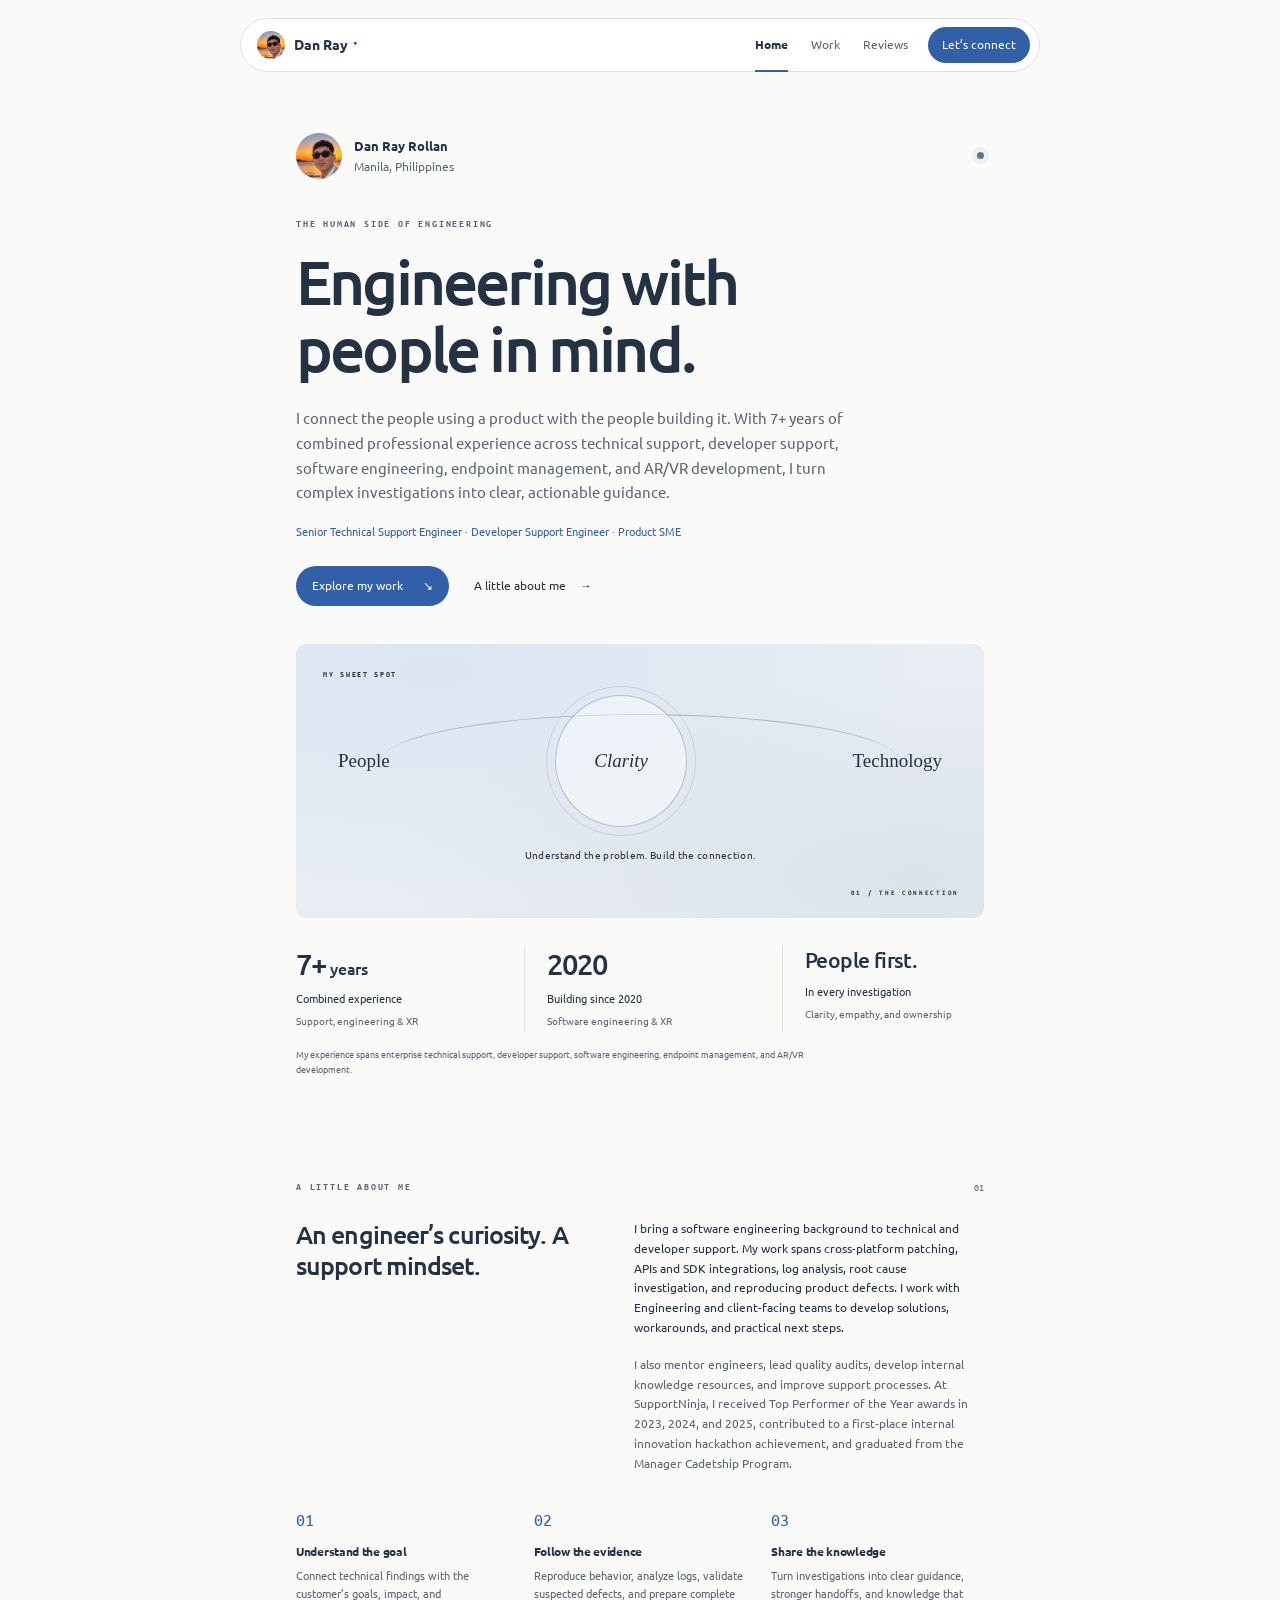
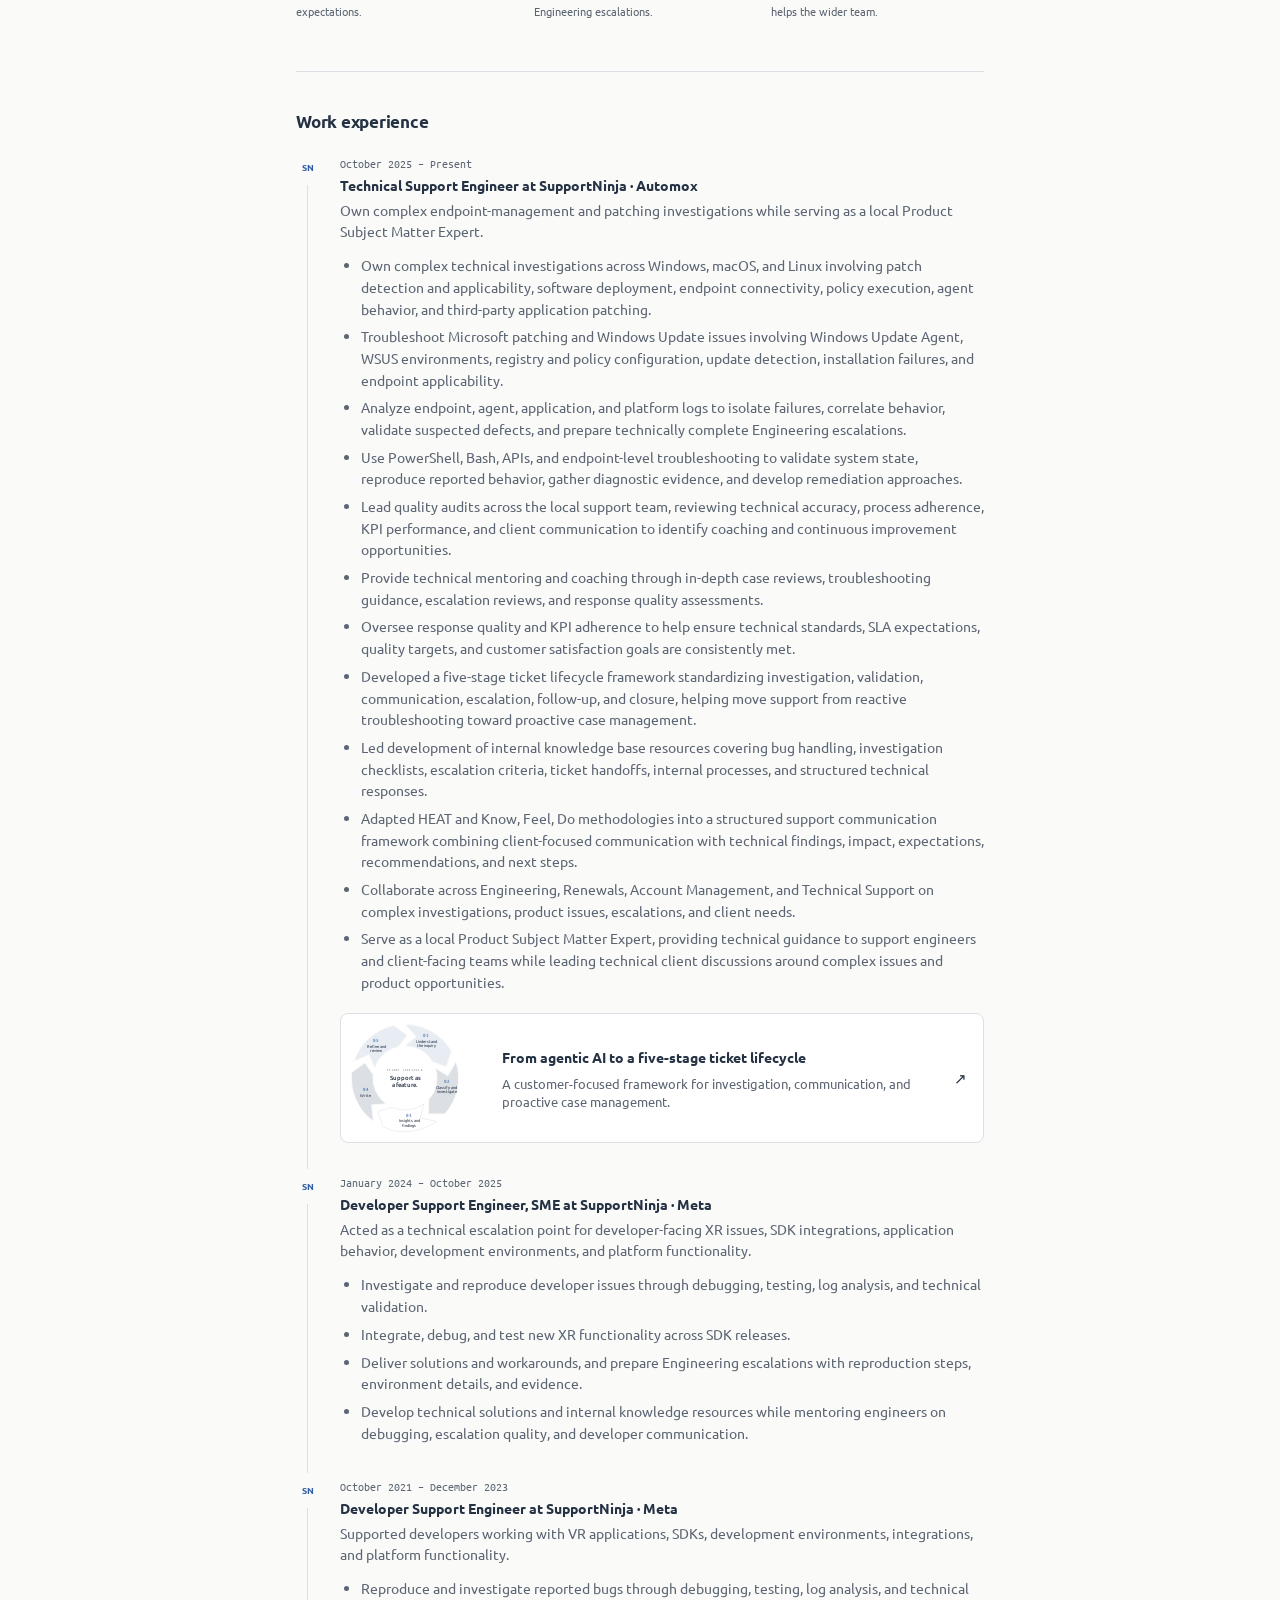
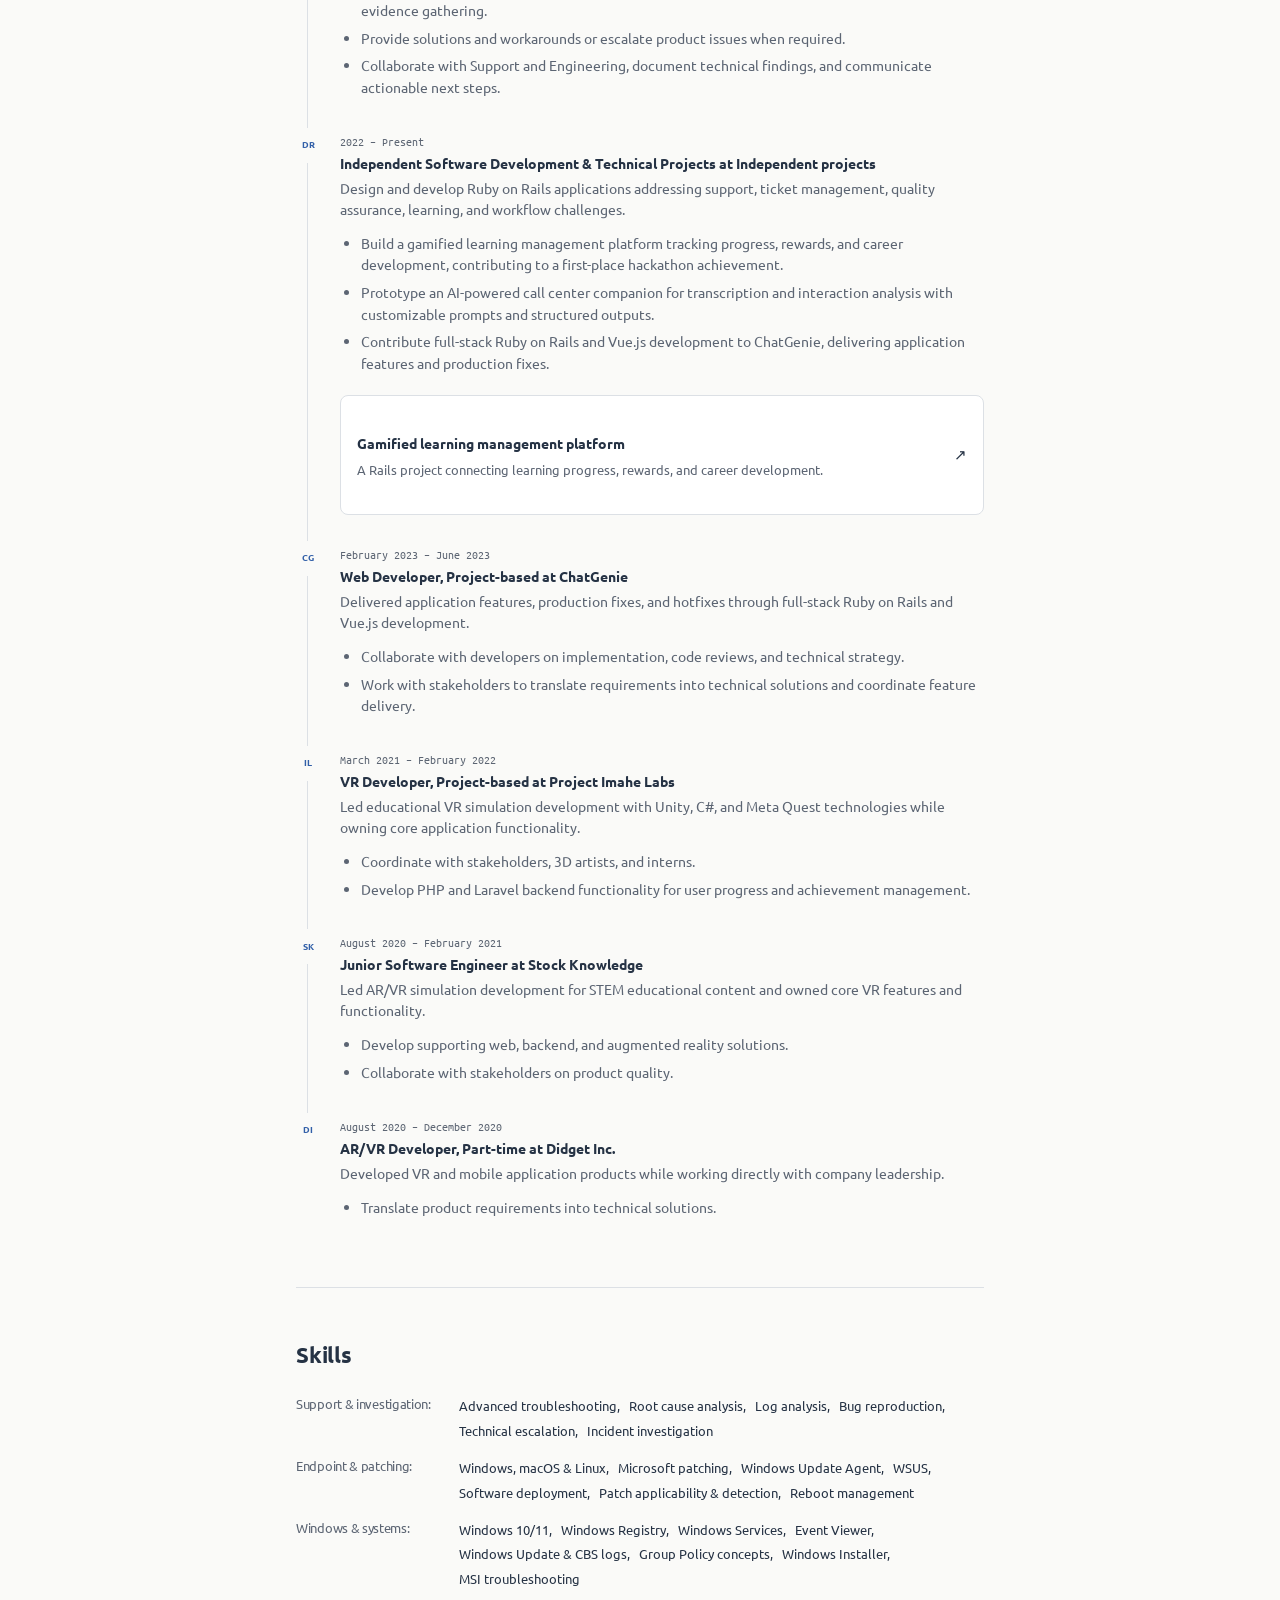
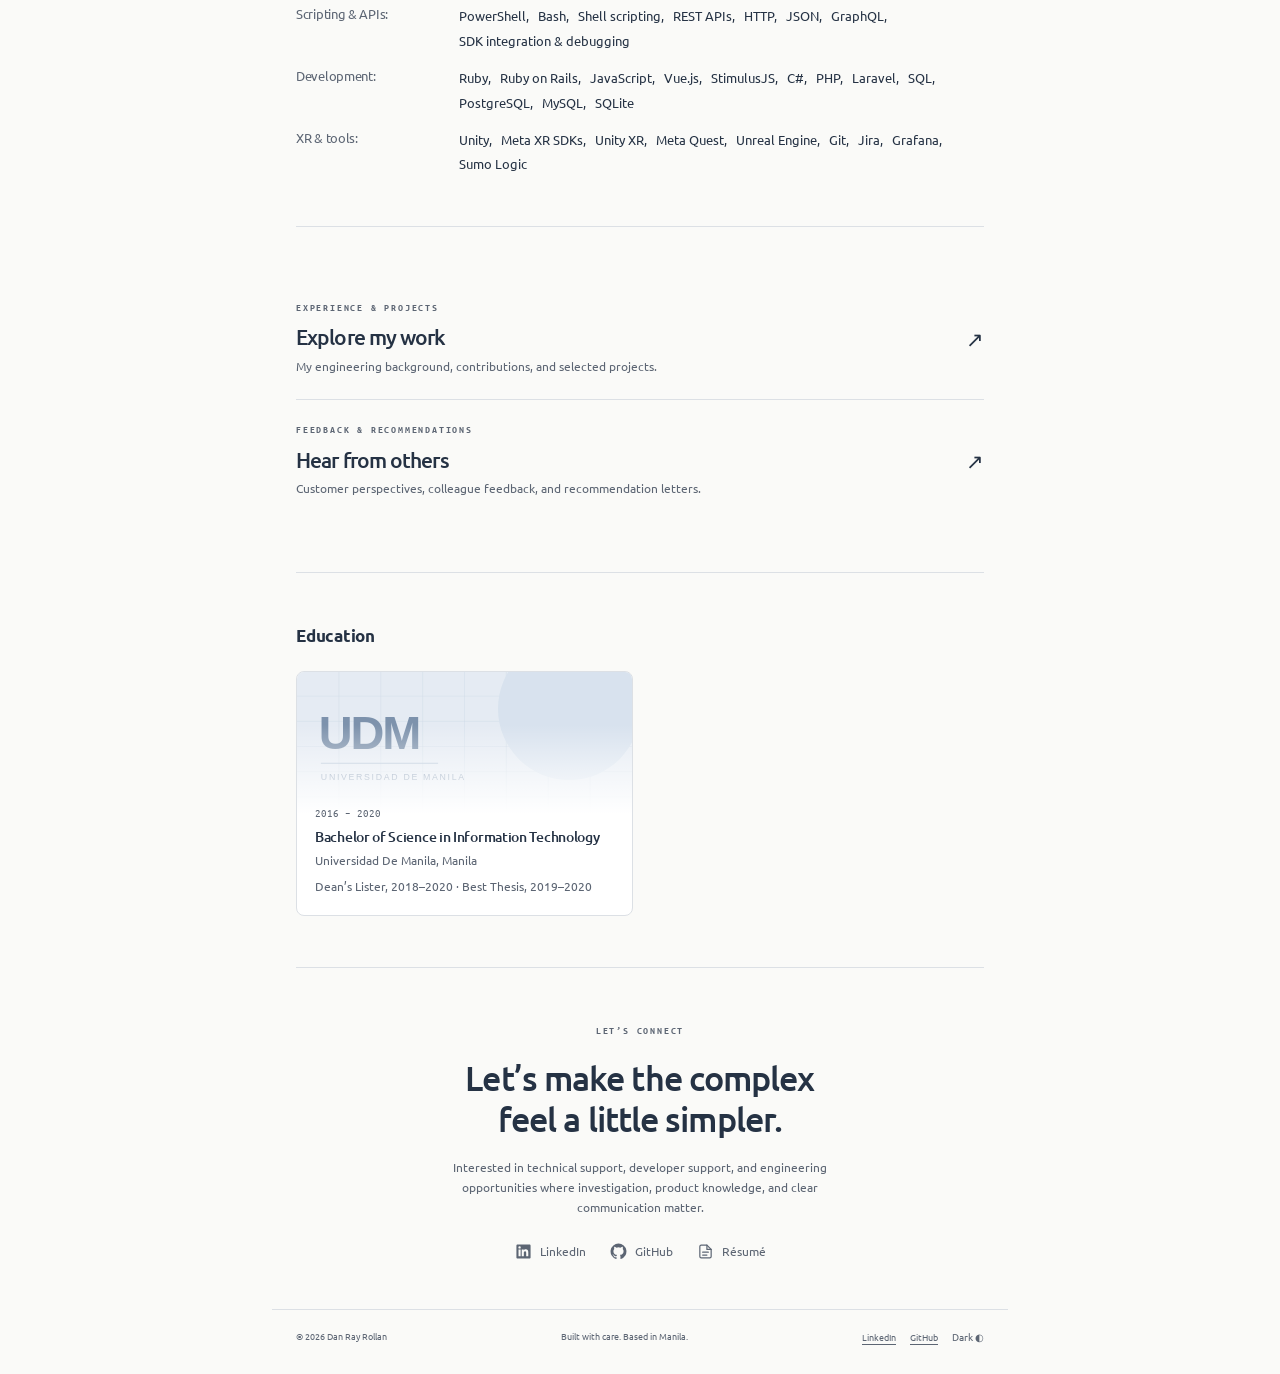
<file: index.html>
<!doctype html>
<html lang="en">
<head>
<meta charset="utf-8"><meta name="viewport" content="width=device-width, initial-scale=1">
<meta name="description" content="Dan Ray Rollan, a Manila-based engineer connecting customer support, software engineering, and agentic AI.">
<meta name="theme-color" content="#fafaf8">
<title>Dan Ray Rollan — Engineering with people in mind</title>
<link rel="icon" href="assets/favicon.svg" type="image/svg+xml">
<link rel="preload" href="assets/fonts/Ubuntu-Regular.ttf" as="font" type="font/ttf" crossorigin>
<link rel="stylesheet" href="styles.css?v=4ea9c5f36c"><script src="app.js?v=61d93844ec" defer></script>
</head>
<body>
<a class="skip" href="#main">Skip to content</a>
<header class="nav-wrap"><nav aria-label="Main navigation"><a class="brand" href="index.html"><span id="brand-avatar" class="brand-icon" aria-hidden="true">DR</span><span class="brand-name"><span class="brand-desktop">Dan Ray<span class="brand-dot">●</span></span><span class="brand-mobile">Dan</span></span></a><div class="nav-links"><a href="index.html" aria-current="page">Home</a><a href="work.html" >Work</a><a href="reviews.html" >Reviews</a></div><a class="nav-cta" href="index.html#contact">Let’s connect</a></nav></header>
<main id="main">
<section id="home" class="hero"><div class="profile-line"><div id="avatar" class="avatar" aria-hidden="true">DR</div><div><p id="name" class="profile-name">Dan Ray Rollan</p><p id="location" class="small muted">Manila, Philippines</p></div><span class="location-dot" aria-hidden="true"></span></div><p class="eyebrow">THE HUMAN SIDE OF ENGINEERING</p><h1 id="headline">Engineering with<br>people in mind.</h1><p id="intro" class="intro">I connect the people using a product with the people building it.</p><p id="role" class="role"></p><div class="hero-actions"><a class="button" href="work.html">Explore my work <span aria-hidden="true">↘</span></a><a class="text-link" href="#about">A little about me <span aria-hidden="true">→</span></a></div>
<div class="bridge" role="img" aria-label="A bridge connecting people, support, software, and new possibilities"><span class="art-label">MY SWEET SPOT</span><div class="bridge-line"><span>People</span><span class="bridge-ring"><span>Clarity</span></span><span>Technology</span></div><p>Understand the problem. Build the connection.</p><span class="art-number">01 / THE CONNECTION</span></div>
<div class="stats"><div><strong><span id="total-years">7+</span><span class="unit"> years</span></strong><p>Combined experience</p><span>Support, engineering & XR</span></div><div><strong><span id="development-since">2020</span></strong><p>Building since 2020</p><span>Software engineering & XR</span></div><div><strong class="stat-word">People first.</strong><p>In every investigation</p><span>Clarity, empathy, and ownership</span></div></div><p id="experience-note" class="fine-print"></p></section>
<section id="about"><div class="section-top"><p class="eyebrow">A LITTLE ABOUT ME</p><span class="section-index">01</span></div><div class="about-grid"><h2 id="about-title"></h2><div><p id="about-text"></p><p id="about-secondary" class="muted"></p></div></div><div id="principles" class="principles"></div></section>



<section class="experience-section home-experience" aria-labelledby="home-experience-title"><h2 id="home-experience-title" class="reference-heading">Work experience</h2><div id="timeline" class="timeline"></div></section>
<section class="toolkit-section" aria-labelledby="home-skills-title"><h2 id="home-skills-title" class="reference-heading">Skills</h2><div id="skills" class="skills"></div></section>
<section class="page-directory" aria-label="Explore the portfolio"><a href="work.html"><div><p class="eyebrow">EXPERIENCE & PROJECTS</p><h2>Explore my work</h2><p>My engineering background, contributions, and selected projects.</p></div><span aria-hidden="true">↗</span></a><a href="reviews.html"><div><p class="eyebrow">FEEDBACK & RECOMMENDATIONS</p><h2>Hear from others</h2><p>Customer perspectives, colleague feedback, and recommendation letters.</p></div><span aria-hidden="true">↗</span></a></section>
<section class="education-section" aria-labelledby="education-title"><h2 id="education-title" class="reference-heading">Education</h2><div id="education" class="education-list"></div></section>
<section id="articles-section" class="articles-section" hidden aria-labelledby="articles-title"><h2 id="articles-title" class="reference-heading">Articles</h2><div id="articles" class="article-list"></div></section>
<section id="contact" class="contact"><p class="eyebrow">LET’S CONNECT</p><h2>Let’s make the complex<br>feel a little simpler.</h2><p id="contact-note" class="muted"></p><div id="contact-links" class="contact-links"></div><p id="contact-empty" class="small muted" hidden>Contact details are being added. Check back soon.</p></section>
</main><footer><span>© <span id="year"></span> Dan Ray Rollan</span><span>Built with care. Based in Manila.</span><div class="footer-actions"><div id="footer-links" class="footer-links"></div><button id="theme-toggle" type="button" aria-label="Switch to dark theme">Dark <span aria-hidden="true">◐</span></button></div></footer>
<div id="load-error" role="alert" hidden>Portfolio content couldn’t load. Please refresh, or preview this site using a local web server.</div><noscript><p class="noscript">Enable JavaScript to see the portfolio content, or read content.yaml for the full profile.</p></noscript>
</body></html>
</file>
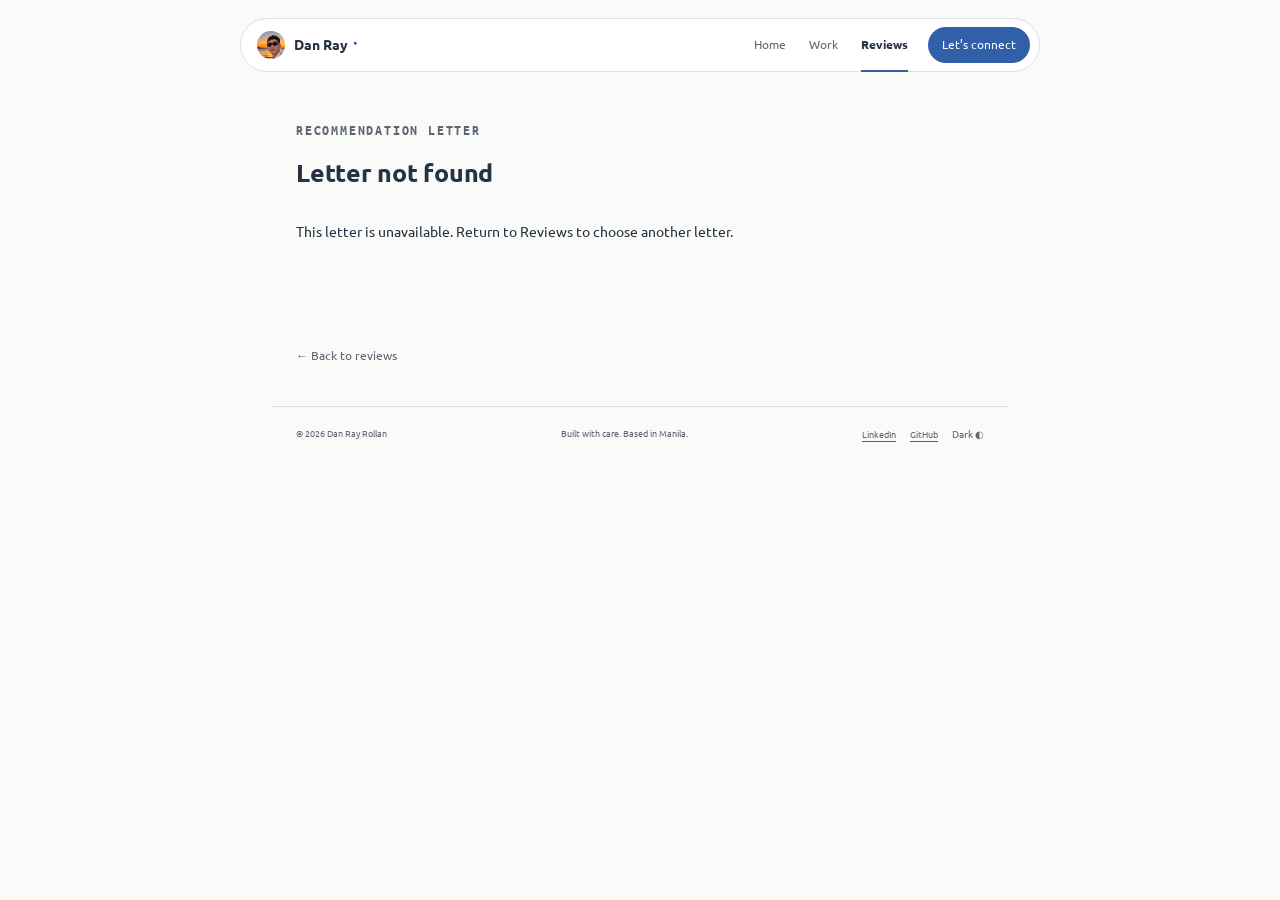
<file: letter.html>
<!doctype html>
<html lang="en">
<head>
<meta charset="utf-8"><meta name="viewport" content="width=device-width, initial-scale=1">
<meta name="description" content="Dan Ray Rollan, a Manila-based engineer connecting customer support, software engineering, and agentic AI.">
<meta name="theme-color" content="#fafaf8">
<title>Recommendation letter | Dan Ray Rollan</title>
<link rel="icon" href="assets/favicon.svg" type="image/svg+xml">
<link rel="preload" href="assets/fonts/Ubuntu-Regular.ttf" as="font" type="font/ttf" crossorigin>
<link rel="stylesheet" href="styles.css?v=4ea9c5f36c"><script src="app.js?v=61d93844ec" defer></script>
</head>
<body data-page="letter">
<a class="skip" href="#main">Skip to content</a>
<header class="nav-wrap"><nav aria-label="Main navigation"><a class="brand" href="index.html"><span id="brand-avatar" class="brand-icon" aria-hidden="true">DR</span><span class="brand-name"><span class="brand-desktop">Dan Ray<span class="brand-dot">●</span></span><span class="brand-mobile">Dan</span></span></a><div class="nav-links"><a href="index.html" >Home</a><a href="work.html" >Work</a><a href="reviews.html" aria-current="page">Reviews</a></div><a class="nav-cta" href="index.html#contact">Let’s connect</a></nav></header>
<main id="main">
<section class="sample-letter" aria-labelledby="letter-heading"><p class="eyebrow">RECOMMENDATION LETTER</p><h1 id="letter-heading" class="reference-heading">Letter of recommendation</h1><p id="letter-date" class="letter-date"></p><p id="letter-salutation"></p><div id="letter-body" class="letter-body"></div><p id="letter-signature" class="letter-signature"></p></section><div class="page-next"><a href="reviews.html">← Back to reviews</a></div>
</main><footer><span>© <span id="year"></span> Dan Ray Rollan</span><span>Built with care. Based in Manila.</span><div class="footer-actions"><div id="footer-links" class="footer-links"></div><button id="theme-toggle" type="button" aria-label="Switch to dark theme">Dark <span aria-hidden="true">◐</span></button></div></footer>
<div id="load-error" role="alert" hidden>Portfolio content couldn’t load. Please refresh, or preview this site using a local web server.</div><noscript><p class="noscript">Enable JavaScript to see the portfolio content, or read content.yaml for the full profile.</p></noscript>
</body></html>
</file>
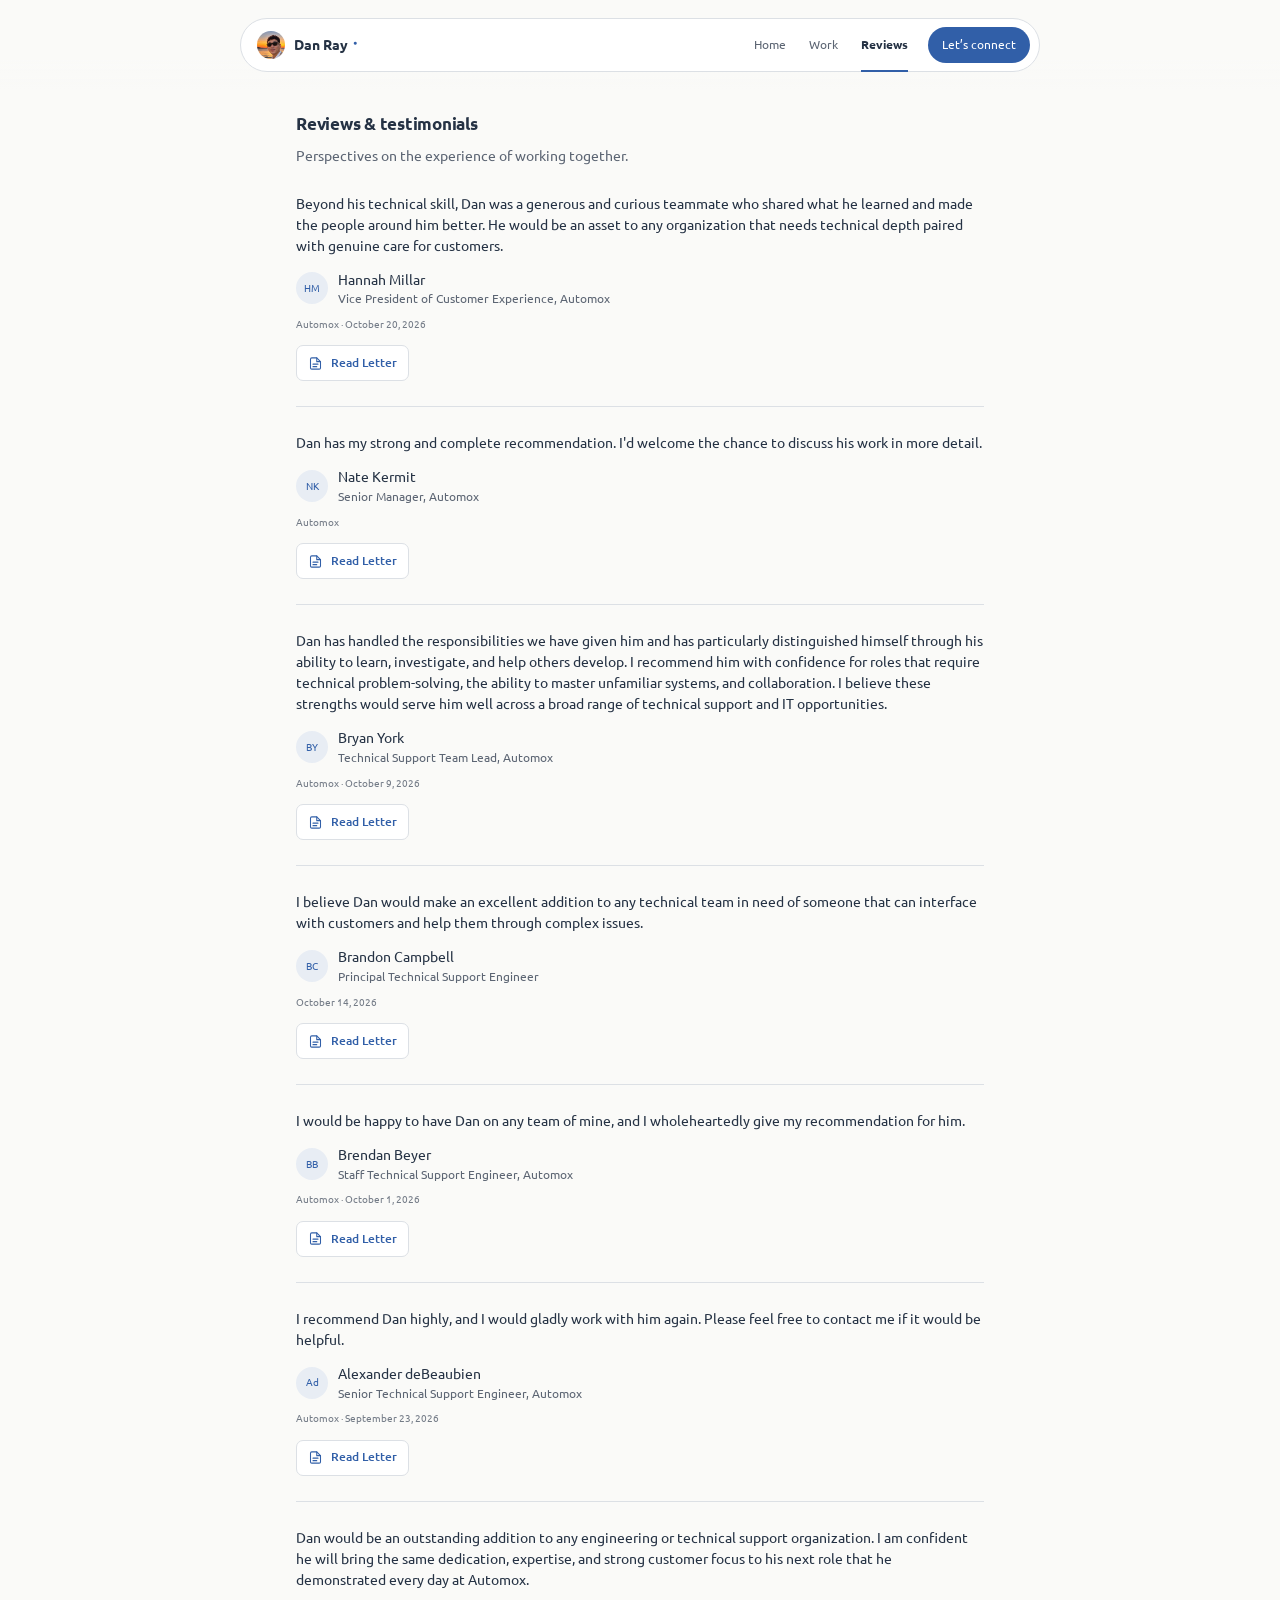
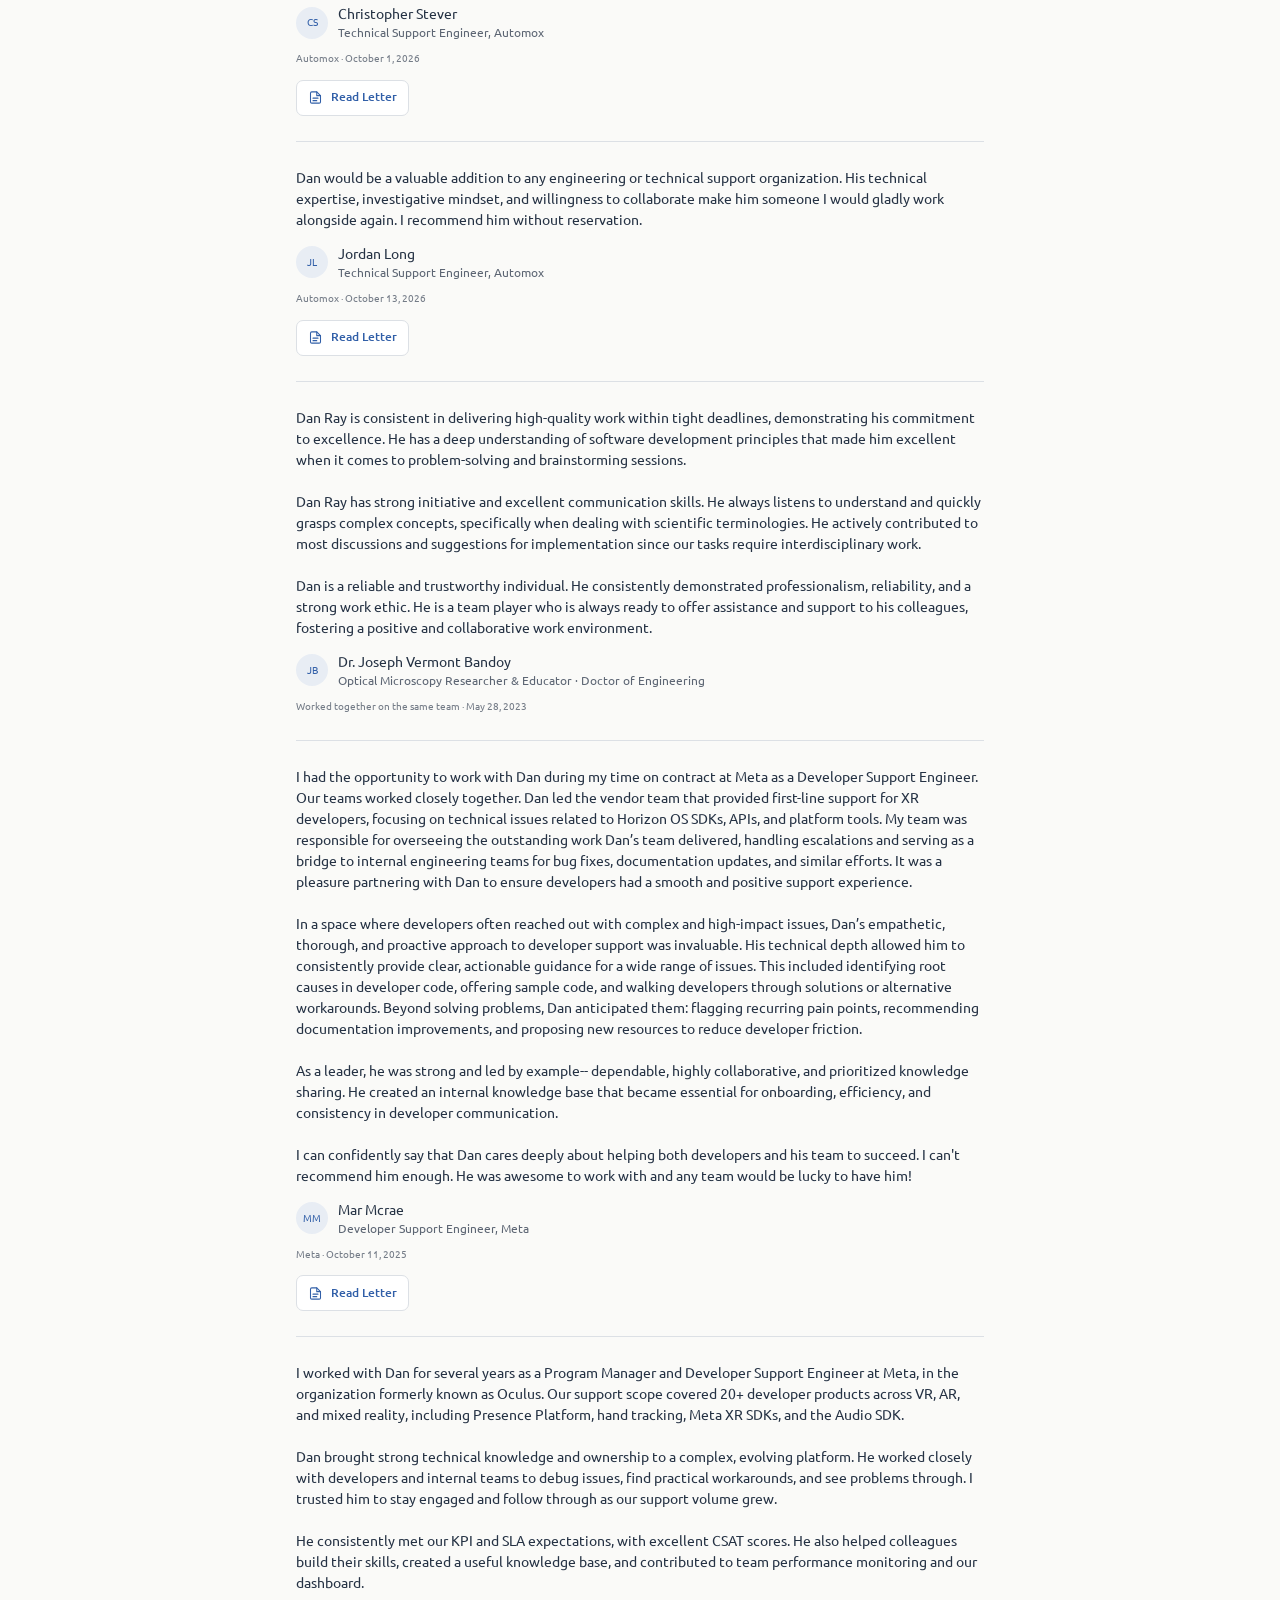
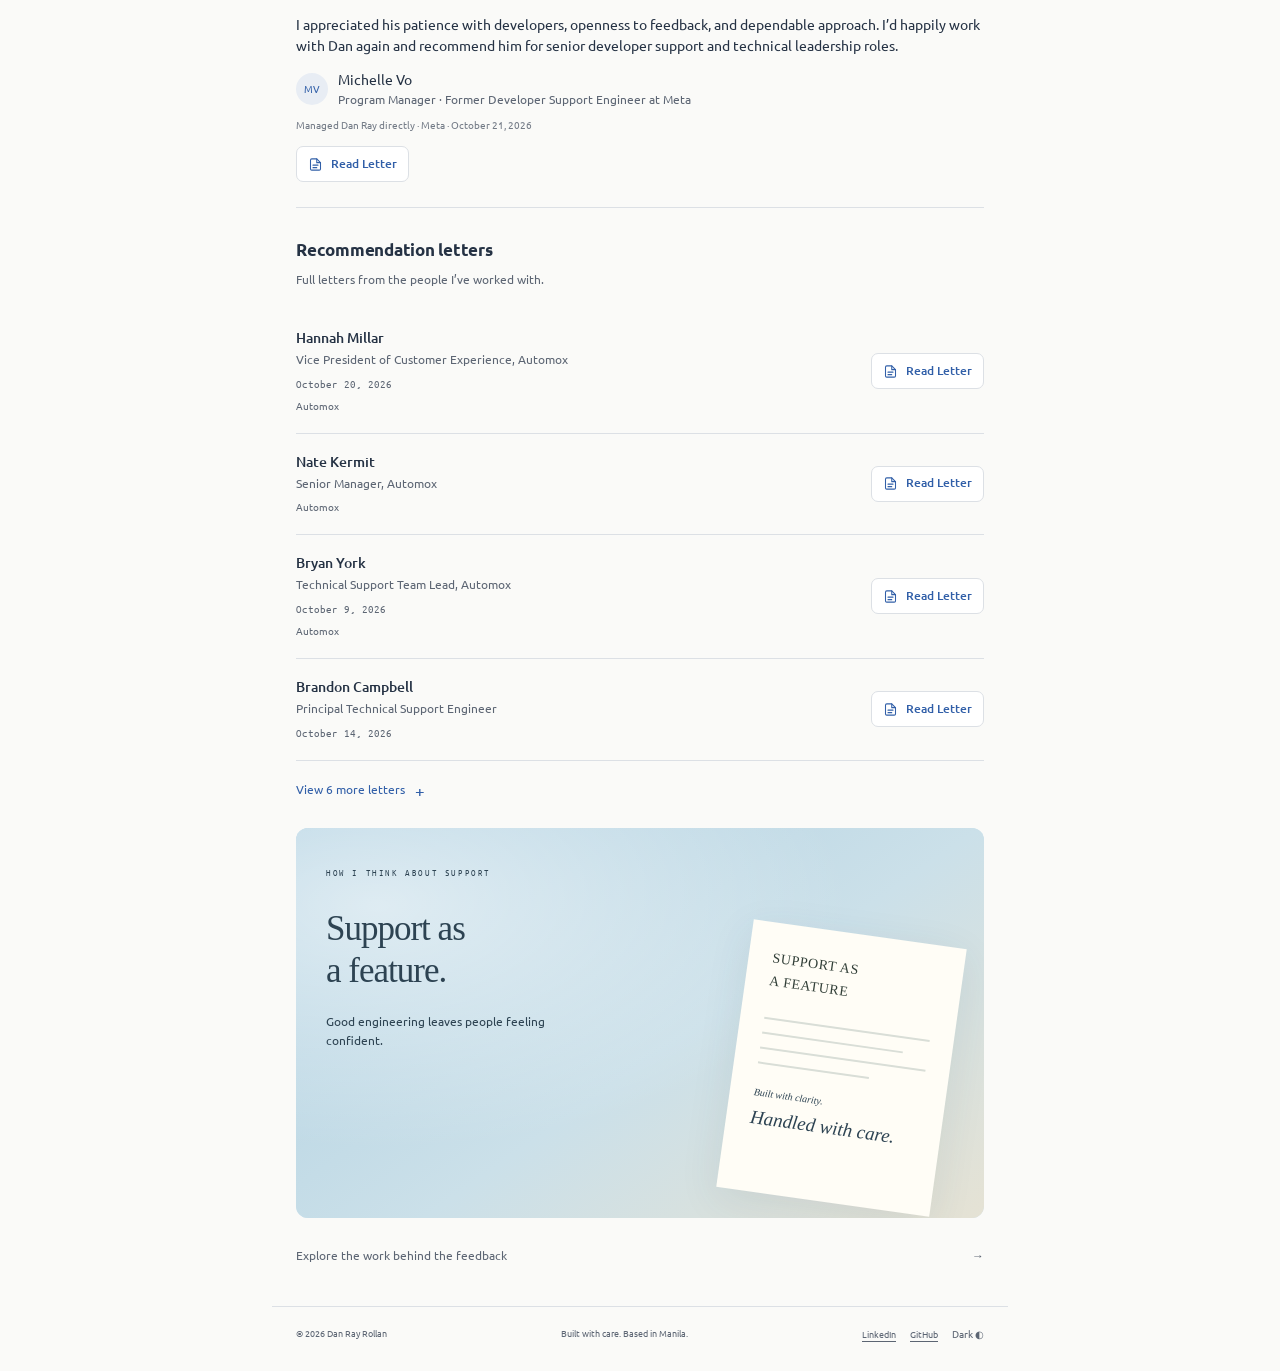
<file: reviews.html>
<!doctype html>
<html lang="en">
<head>
<meta charset="utf-8"><meta name="viewport" content="width=device-width, initial-scale=1">
<meta name="description" content="Dan Ray Rollan, a Manila-based engineer connecting customer support, software engineering, and agentic AI.">
<meta name="theme-color" content="#fafaf8">
<title>Reviews | Dan Ray Rollan</title>
<link rel="icon" href="assets/favicon.svg" type="image/svg+xml">
<link rel="preload" href="assets/fonts/Ubuntu-Regular.ttf" as="font" type="font/ttf" crossorigin>
<link rel="stylesheet" href="styles.css?v=4ea9c5f36c"><script src="app.js?v=61d93844ec" defer></script>
</head>
<body data-page="reviews">
<a class="skip" href="#main">Skip to content</a>
<header class="nav-wrap"><nav aria-label="Main navigation"><a class="brand" href="index.html"><span id="brand-avatar" class="brand-icon" aria-hidden="true">DR</span><span class="brand-name"><span class="brand-desktop">Dan Ray<span class="brand-dot">●</span></span><span class="brand-mobile">Dan</span></span></a><div class="nav-links"><a href="index.html" >Home</a><a href="work.html" >Work</a><a href="reviews.html" aria-current="page">Reviews</a></div><a class="nav-cta" href="index.html#contact">Let’s connect</a></nav></header>
<main id="main">

<section class="reviews-section"><h1 class="reference-heading">Reviews & testimonials</h1><p class="reviews-intro">Perspectives on the experience of working together.</p><div id="review-summary" class="review-summary" hidden><div class="rating"><strong id="review-rating"></strong><span class="stars" aria-hidden="true">★★★★<span>★</span></span><span id="review-count"></span></div><div class="review-sources"><span>↗ Customer feedback</span><span>▥ Team feedback</span></div></div><div id="testimonials" class="testimonials"></div>
<div class="letter-library" aria-labelledby="letters-title"><h2 id="letters-title" class="reference-heading">Recommendation letters</h2><p class="letters-intro">Full letters from the people I’ve worked with.</p><div id="recommendation-letters" class="recommendation-letters"></div></div>
<div id="letter-feature" class="letter-feature" role="note" aria-label="Support as a feature"><span class="feature-sky" aria-hidden="true"></span><span class="feature-caption">HOW I THINK ABOUT SUPPORT</span><span class="feature-quote">Support as<br>a feature.</span><span class="feature-paper" aria-hidden="true"><span>SUPPORT AS<br>A FEATURE</span><i></i><i></i><i></i><i></i><em>Built with clarity.</em><b>Handled with care.</b></span><p class="feature-tagline">Good engineering leaves people feeling confident.</p></div>
</section><div class="page-next"><a href="work.html">Explore the work behind the feedback <span aria-hidden="true">→</span></a></div>
</main><footer><span>© <span id="year"></span> Dan Ray Rollan</span><span>Built with care. Based in Manila.</span><div class="footer-actions"><div id="footer-links" class="footer-links"></div><button id="theme-toggle" type="button" aria-label="Switch to dark theme">Dark <span aria-hidden="true">◐</span></button></div></footer>
<div id="load-error" role="alert" hidden>Portfolio content couldn’t load. Please refresh, or preview this site using a local web server.</div><noscript><p class="noscript">Enable JavaScript to see the portfolio content, or read content.yaml for the full profile.</p></noscript>
</body></html>
</file>
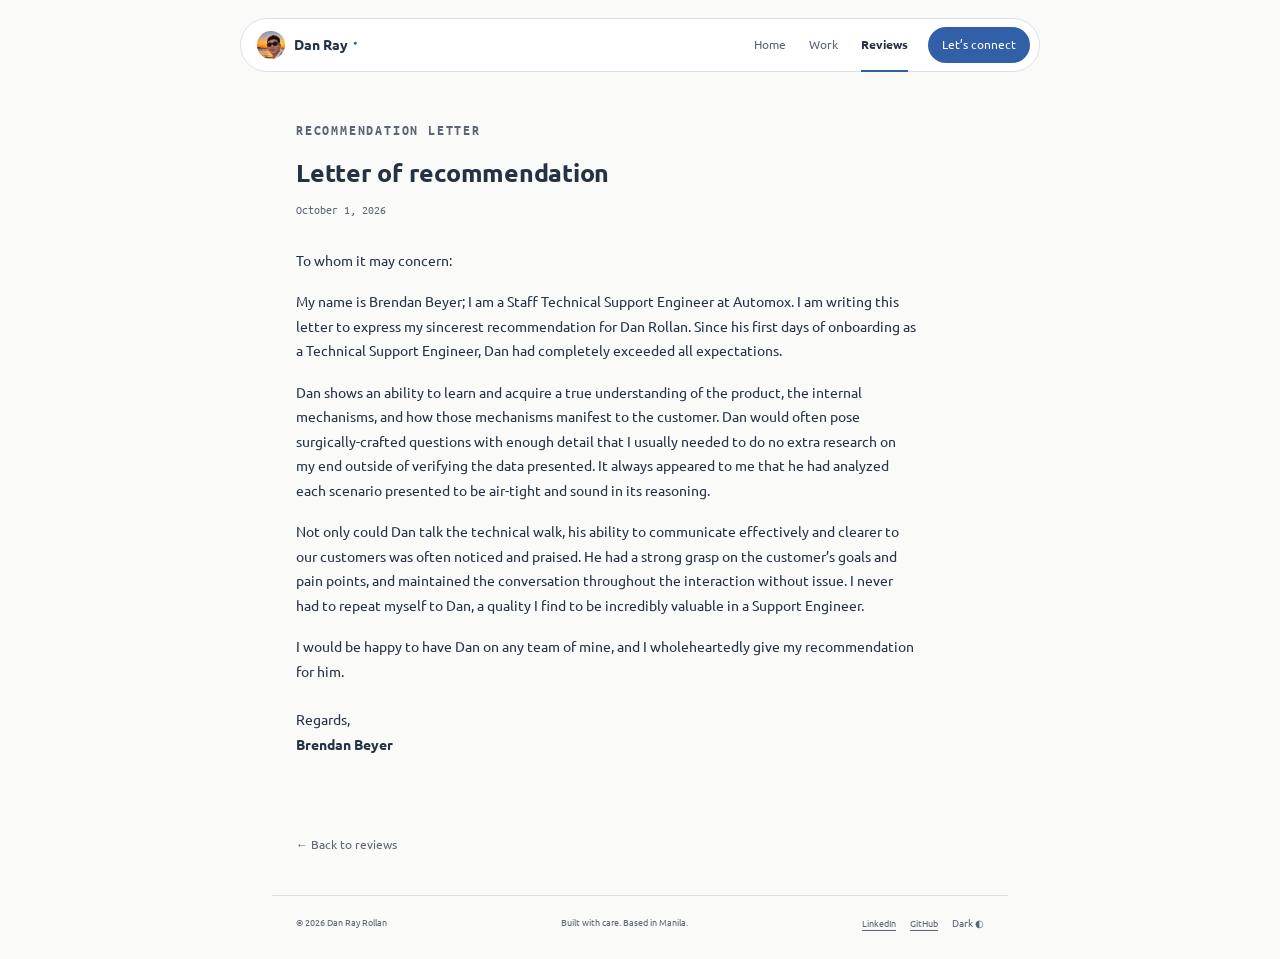
<file: sample-letter.html>
<!doctype html>
<html lang="en">
<head>
<meta charset="utf-8"><meta name="viewport" content="width=device-width, initial-scale=1">
<meta name="description" content="Dan Ray Rollan, a Manila-based engineer connecting customer support, software engineering, and agentic AI.">
<meta name="theme-color" content="#fafaf8">
<title>Sample recommendation | Dan Ray Rollan</title>
<link rel="icon" href="assets/favicon.svg" type="image/svg+xml">
<link rel="preload" href="assets/fonts/Ubuntu-Regular.ttf" as="font" type="font/ttf" crossorigin>
<link rel="stylesheet" href="styles.css?v=4ea9c5f36c"><script src="app.js?v=61d93844ec" defer></script>
</head>
<body data-page="letter" data-letter-id="brendan_beyer">
<a class="skip" href="#main">Skip to content</a>
<header class="nav-wrap"><nav aria-label="Main navigation"><a class="brand" href="index.html"><span id="brand-avatar" class="brand-icon" aria-hidden="true">DR</span><span class="brand-name"><span class="brand-desktop">Dan Ray<span class="brand-dot">●</span></span><span class="brand-mobile">Dan</span></span></a><div class="nav-links"><a href="index.html" >Home</a><a href="work.html" >Work</a><a href="reviews.html" aria-current="page">Reviews</a></div><a class="nav-cta" href="index.html#contact">Let’s connect</a></nav></header>
<main id="main">
<section class="sample-letter" aria-labelledby="letter-heading"><p class="eyebrow">RECOMMENDATION LETTER</p><h1 id="letter-heading" class="reference-heading">Letter of recommendation</h1><p id="letter-date" class="letter-date"></p><p id="letter-salutation"></p><div id="letter-body" class="letter-body"></div><p id="letter-signature" class="letter-signature"></p></section><div class="page-next"><a href="reviews.html">← Back to reviews</a></div>
</main><footer><span>© <span id="year"></span> Dan Ray Rollan</span><span>Built with care. Based in Manila.</span><div class="footer-actions"><div id="footer-links" class="footer-links"></div><button id="theme-toggle" type="button" aria-label="Switch to dark theme">Dark <span aria-hidden="true">◐</span></button></div></footer>
<div id="load-error" role="alert" hidden>Portfolio content couldn’t load. Please refresh, or preview this site using a local web server.</div><noscript><p class="noscript">Enable JavaScript to see the portfolio content, or read content.yaml for the full profile.</p></noscript>
</body></html>
</file>
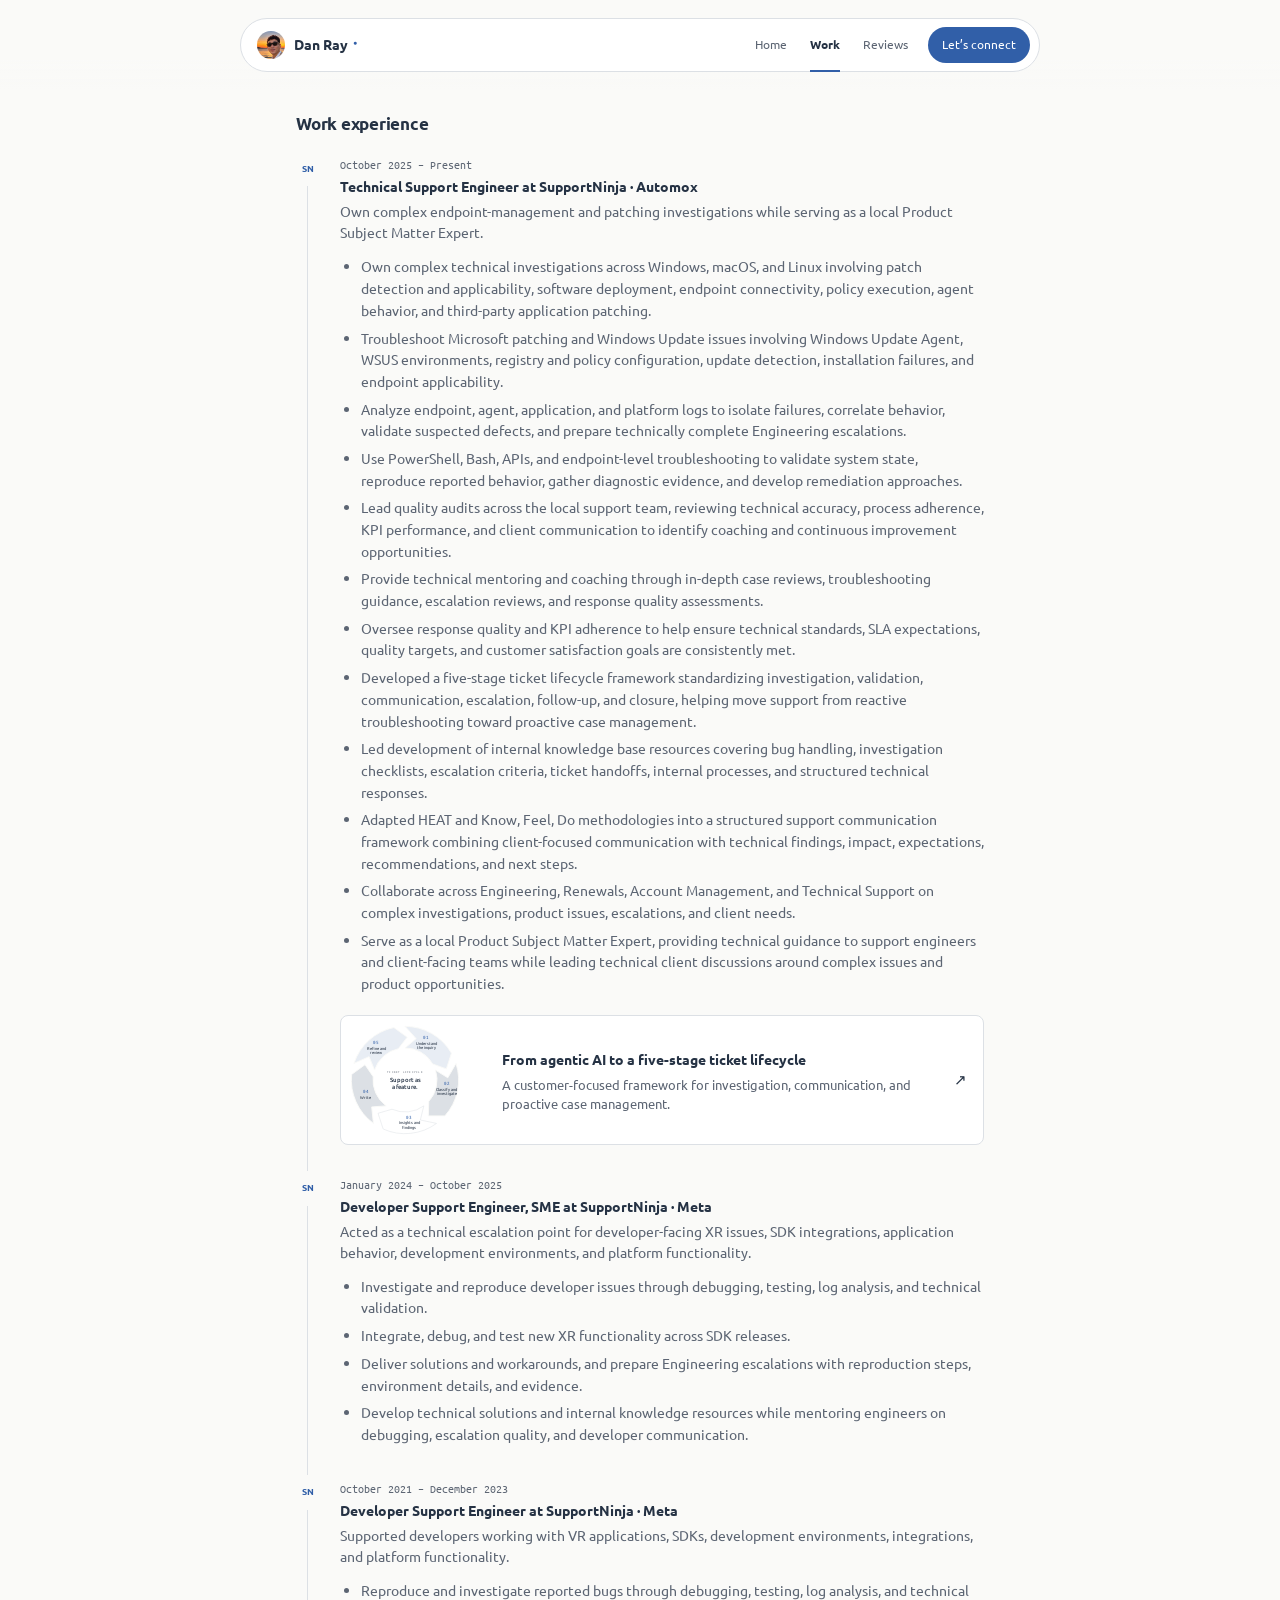
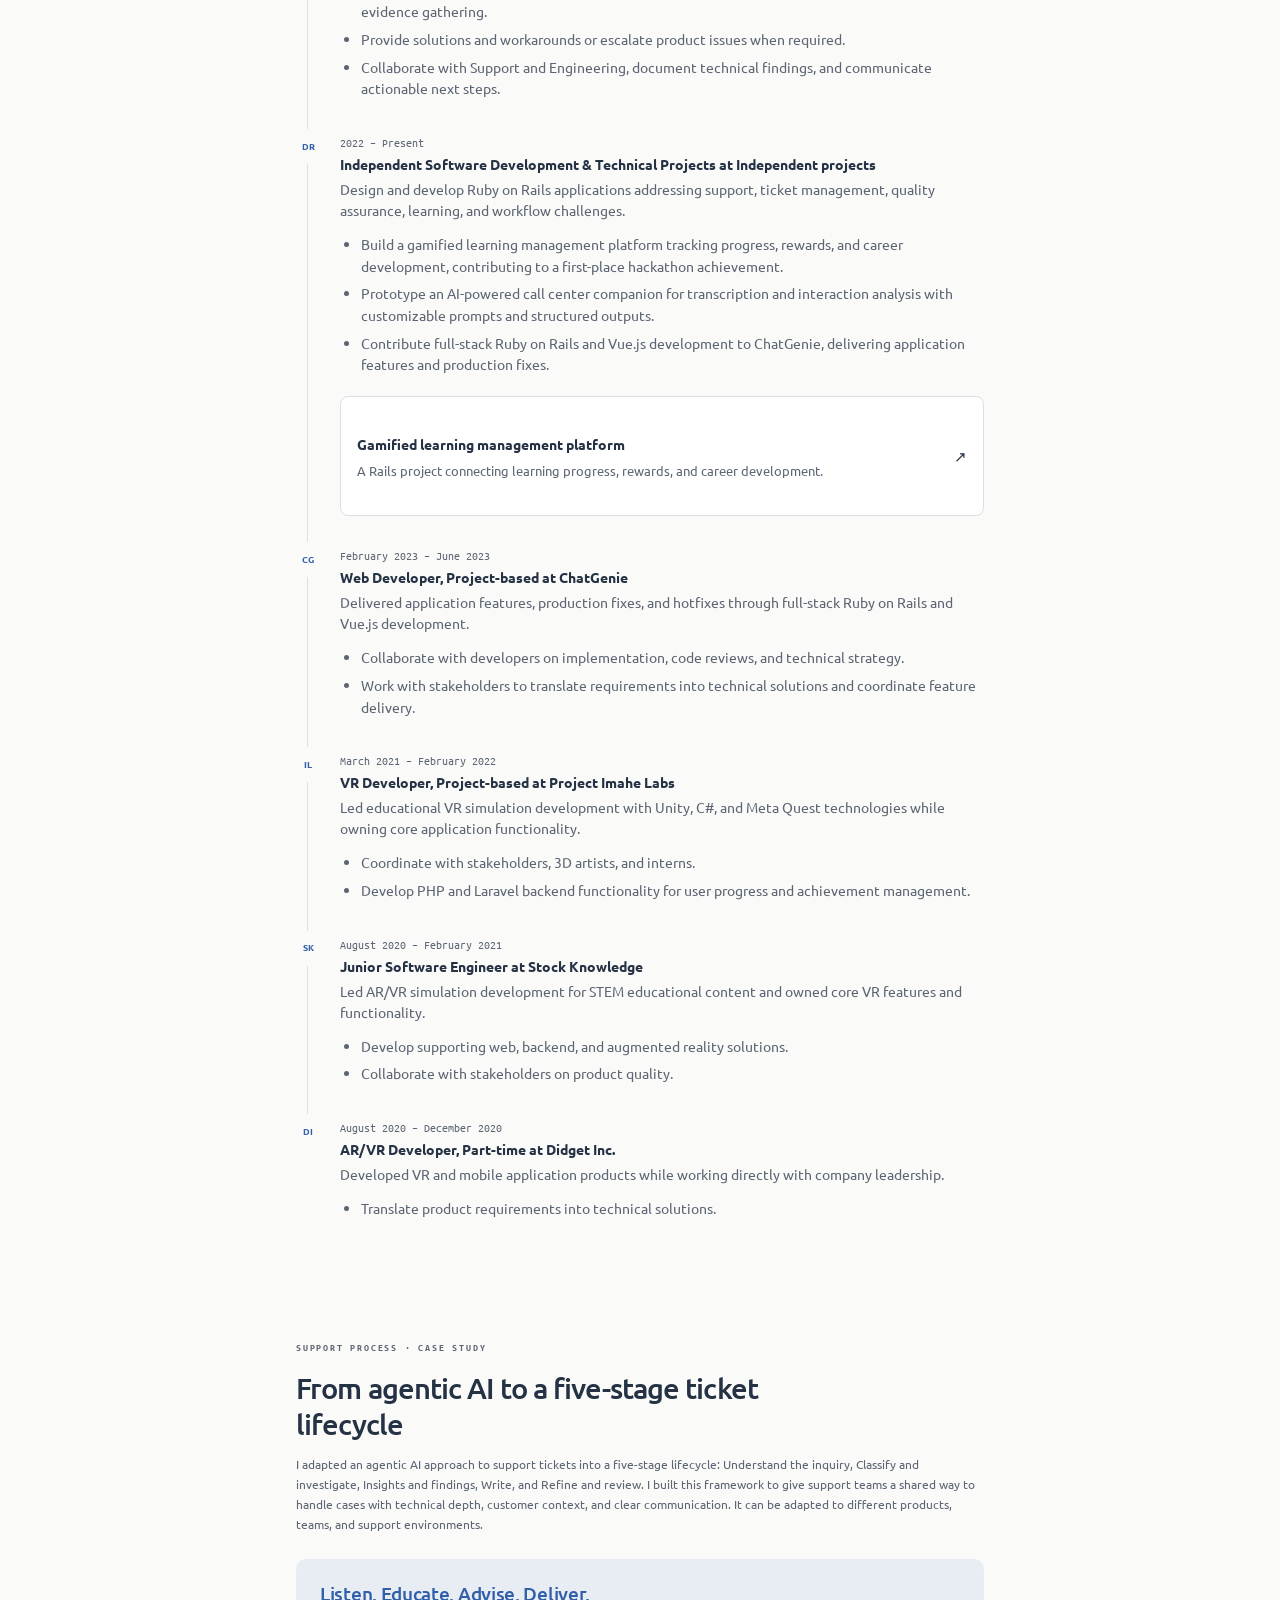
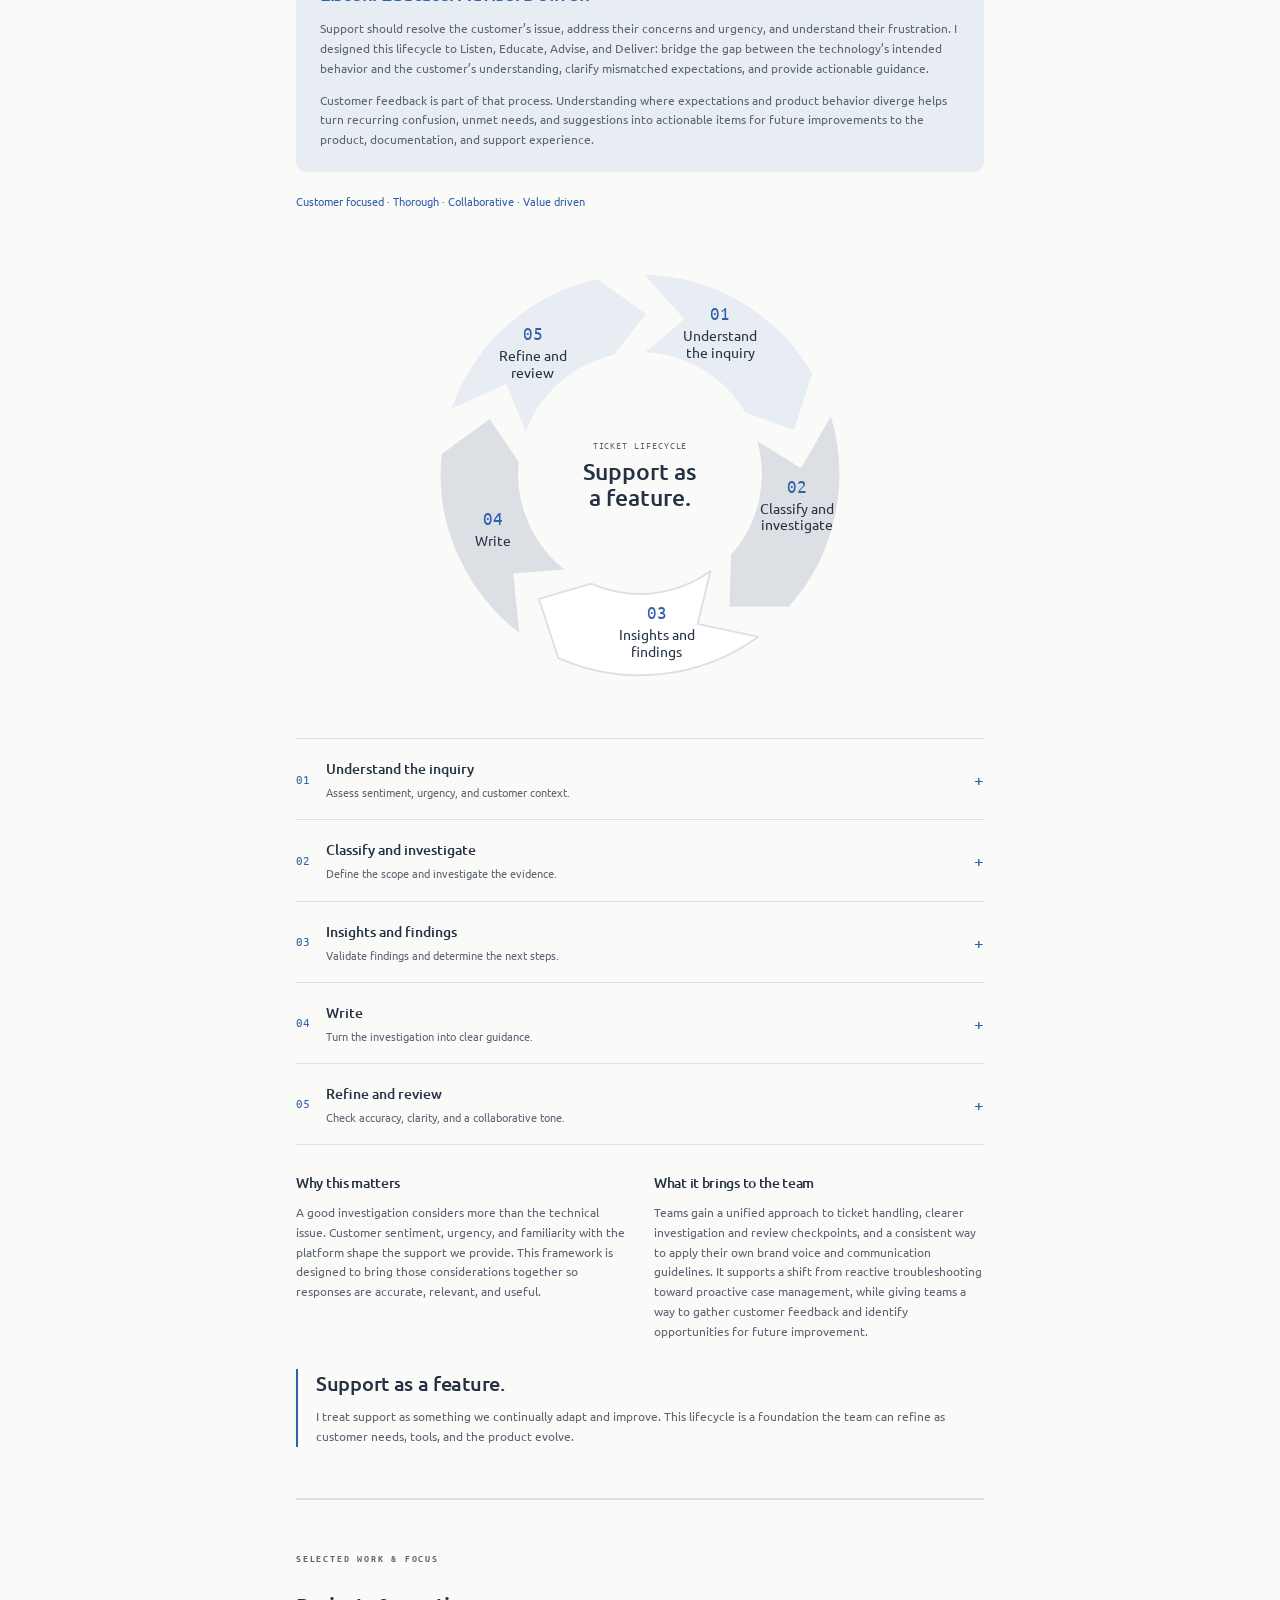
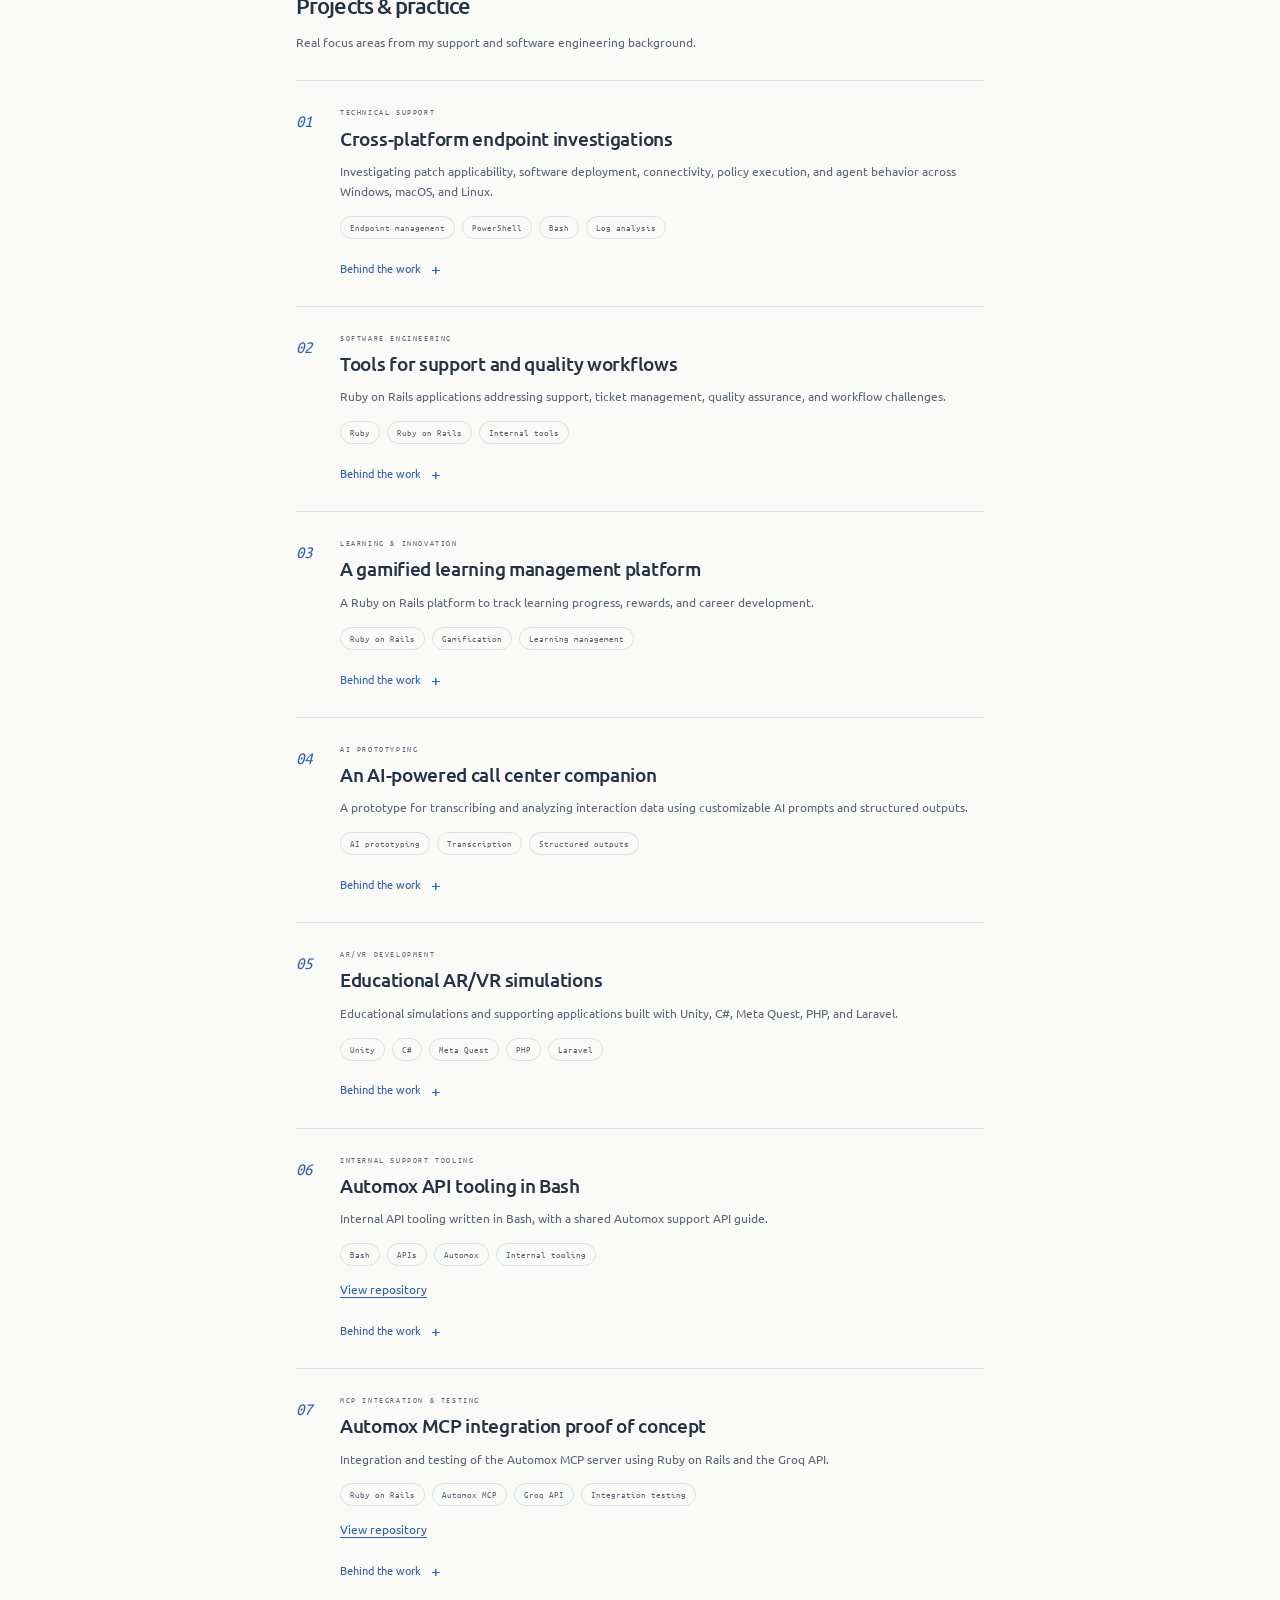
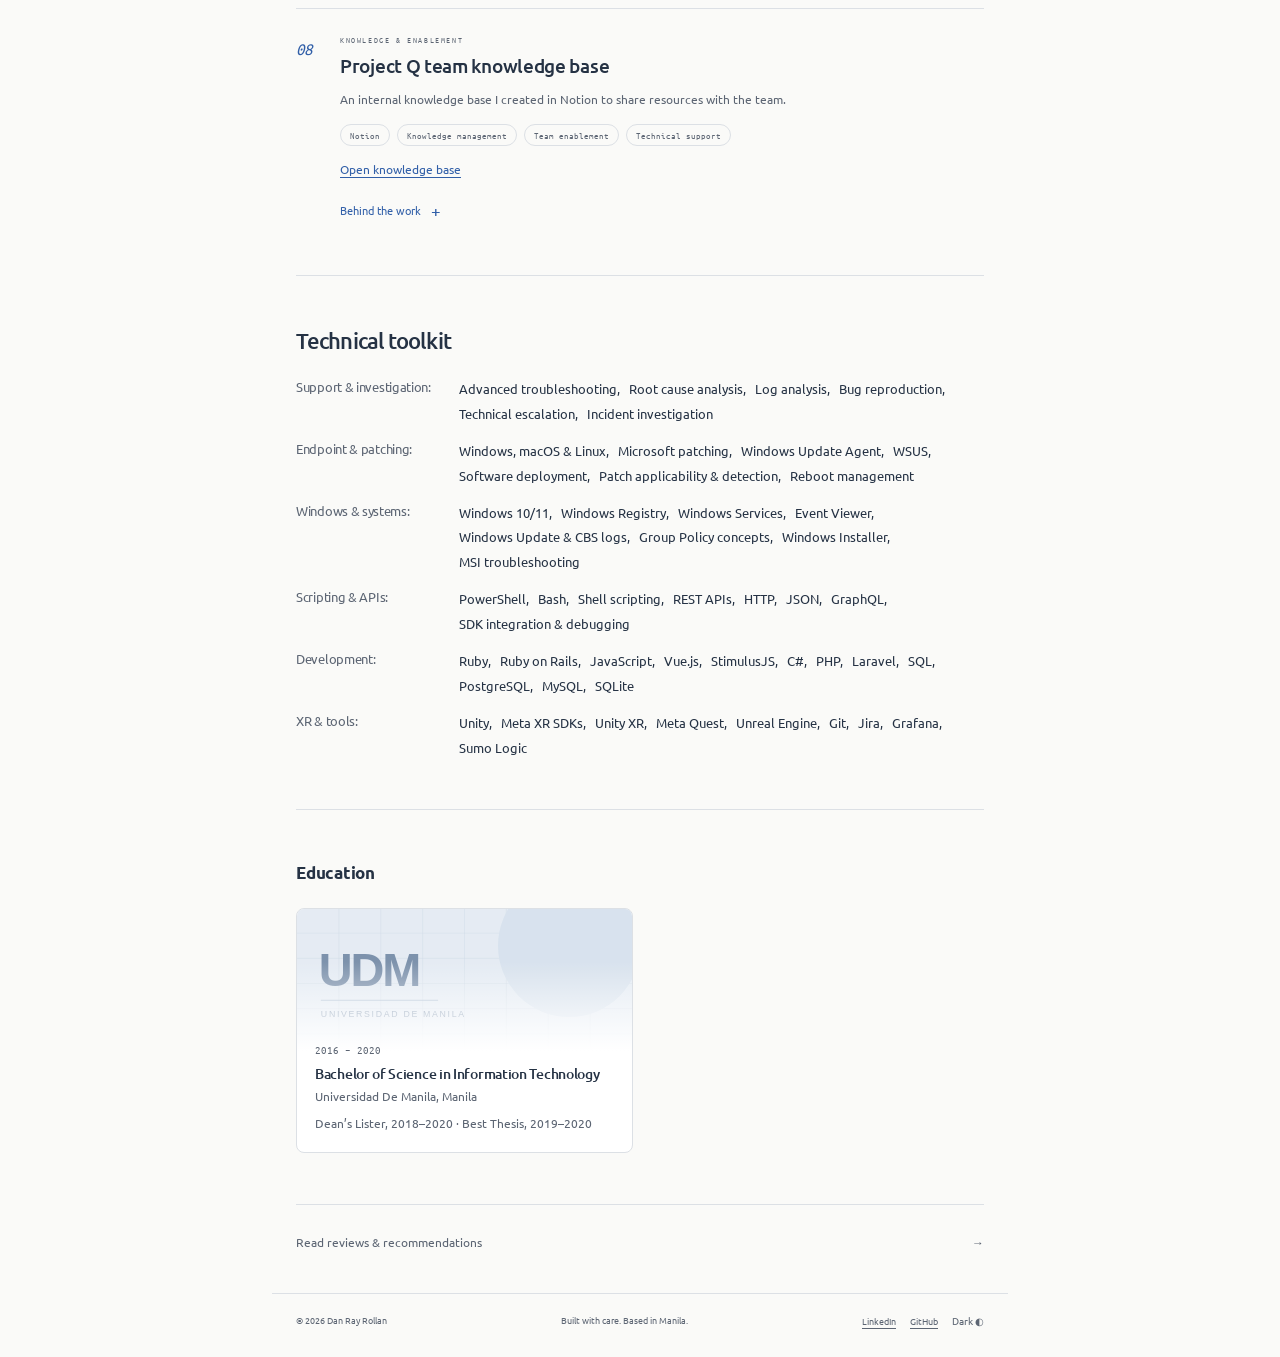
<file: work.html>
<!doctype html>
<html lang="en">
<head>
<meta charset="utf-8"><meta name="viewport" content="width=device-width, initial-scale=1">
<meta name="description" content="Dan Ray Rollan, a Manila-based engineer connecting customer support, software engineering, and agentic AI.">
<meta name="theme-color" content="#fafaf8">
<title>Work | Dan Ray Rollan</title>
<link rel="icon" href="assets/favicon.svg" type="image/svg+xml">
<link rel="preload" href="assets/fonts/Ubuntu-Regular.ttf" as="font" type="font/ttf" crossorigin>
<link rel="stylesheet" href="styles.css?v=4ea9c5f36c"><script src="app.js?v=61d93844ec" defer></script>
</head>
<body data-page="work">
<a class="skip" href="#main">Skip to content</a>
<header class="nav-wrap"><nav aria-label="Main navigation"><a class="brand" href="index.html"><span id="brand-avatar" class="brand-icon" aria-hidden="true">DR</span><span class="brand-name"><span class="brand-desktop">Dan Ray<span class="brand-dot">●</span></span><span class="brand-mobile">Dan</span></span></a><div class="nav-links"><a href="index.html" >Home</a><a href="work.html" aria-current="page">Work</a><a href="reviews.html" >Reviews</a></div><a class="nav-cta" href="index.html#contact">Let’s connect</a></nav></header>
<main id="main">

<section class="experience-section"><h1 class="reference-heading">Work experience</h1><div id="timeline" class="timeline"></div></section>
<section id="ticket-lifecycle" class="lifecycle-section" aria-labelledby="lifecycle-title"><p class="eyebrow">SUPPORT PROCESS · CASE STUDY</p><h2 id="lifecycle-title"></h2><p id="lifecycle-intro" class="section-intro muted"></p><div class="lifecycle-goal"><h3>Listen. Educate. Advise. Deliver.</h3><p id="lifecycle-goal"></p><p id="lifecycle-feedback"></p></div><p id="lifecycle-principles" class="lifecycle-principles"></p><div id="lifecycle-diagram" class="lifecycle-diagram"></div><ol id="lifecycle-map" class="lifecycle-map" aria-label="Five-stage ticket lifecycle"></ol><div id="lifecycle-stages" class="lifecycle-stages"></div><div class="lifecycle-value"><div><h3>Why this matters</h3><p id="lifecycle-why"></p></div><div><h3>What it brings to the team</h3><p id="lifecycle-value"></p></div></div><div class="lifecycle-philosophy"><h3 id="lifecycle-philosophy"></h3><p id="lifecycle-philosophy-text"></p></div></section>
<section class="work-projects"><div class="section-top"><p class="eyebrow">SELECTED WORK & FOCUS</p></div><h2>Projects & practice</h2><p class="section-intro muted">Real focus areas from my support and software engineering background.</p><div id="projects" class="projects"></div></section>
<section class="toolkit-section"><h2>Technical toolkit</h2><div id="skills" class="skills"></div></section>
<section class="education-section" aria-labelledby="education-title"><h2 id="education-title" class="reference-heading">Education</h2><div id="education" class="education-list"></div></section>
<div class="page-next"><a href="reviews.html">Read reviews & recommendations <span aria-hidden="true">→</span></a></div>
</main><footer><span>© <span id="year"></span> Dan Ray Rollan</span><span>Built with care. Based in Manila.</span><div class="footer-actions"><div id="footer-links" class="footer-links"></div><button id="theme-toggle" type="button" aria-label="Switch to dark theme">Dark <span aria-hidden="true">◐</span></button></div></footer>
<div id="load-error" role="alert" hidden>Portfolio content couldn’t load. Please refresh, or preview this site using a local web server.</div><noscript><p class="noscript">Enable JavaScript to see the portfolio content, or read content.yaml for the full profile.</p></noscript>
</body></html>
</file>
<file: styles.css>
/* Locally bundled fonts; no external font requests. */
@font-face{font-family:"Ubuntu";src:url("assets/fonts/Ubuntu-Light.ttf") format("truetype");font-style:normal;font-weight:300;font-display:swap}
@font-face{font-family:"Ubuntu";src:url("assets/fonts/Ubuntu-Regular.ttf") format("truetype");font-style:normal;font-weight:400;font-display:swap}
@font-face{font-family:"Ubuntu";src:url("assets/fonts/Ubuntu-Medium.ttf") format("truetype");font-style:normal;font-weight:500;font-display:swap}
@font-face{font-family:"Ubuntu";src:url("assets/fonts/Ubuntu-Bold.ttf") format("truetype");font-style:normal;font-weight:700;font-display:swap}
@font-face{font-family:"Ubuntu Mono";src:url("assets/fonts/UbuntuMono-Regular.ttf") format("truetype");font-style:normal;font-weight:400;font-display:swap}
@font-face{font-family:"Ubuntu Mono";src:url("assets/fonts/UbuntuMono-Bold.ttf") format("truetype");font-style:normal;font-weight:700;font-display:swap}
:root{--font-sans:"Ubuntu",Arial,Helvetica,sans-serif;--font-mono:"Ubuntu Mono",ui-monospace,SFMono-Regular,Consolas,monospace;--bg:#fafaf8;--surface:#ffffff;--ink:#253244;--muted:#5c6573;--line:#dce0e5;--green:#315fa8;--accent:#315fa8;--soft:#e8edf4;--art:#e8edf4;--button-bg:#315fa8;--button-ink:#ffffff;--button-hover:#274d89;color-scheme:light;font-family:var(--font-sans);font-size:15px}*{box-sizing:border-box}html{scroll-behavior:smooth;scroll-padding-top:100px}body{margin:0;background:var(--bg);color:var(--ink);line-height:1.65}a{color:inherit;text-decoration:none}button{font:inherit}button,a,summary{-webkit-tap-highlight-color:transparent}a:focus-visible,button:focus-visible,summary:focus-visible{outline:2px solid var(--accent);outline-offset:5px}::selection{background:#dbe5f4;color:#253244}p,h1,h2,h3{margin:0}p+p{margin-top:17px}.muted{color:var(--muted)}.small{font-size:12px}.eyebrow{font-size:10px;letter-spacing:1.8px;font-weight:700;color:var(--muted)}.nav-wrap{position:sticky;top:0;z-index:10;padding:18px 20px;background:linear-gradient(var(--bg) 65%,transparent)}nav{max-width:800px;margin:auto;display:flex;align-items:center;justify-content:space-between;gap:20px;background:var(--surface);border:1px solid var(--line);border-radius:40px;padding:8px 9px 8px 16px;font-size:12px}.brand{display:flex;align-items:center;gap:9px;font-weight:700;font-size:14px}.brand-icon{width:28px;height:28px;border:1px solid var(--ink);border-radius:50%;display:grid;place-items:center;font-size:13px}.brand-dot{color:var(--accent);font-size:7px;vertical-align:super;margin-left:5px}.nav-links{display:flex;gap:22px;margin-left:auto}.nav-links a{color:var(--muted)}.nav-links a:hover{color:var(--ink)}.nav-cta,.button{color:var(--button-ink);background:var(--button-bg);border-radius:28px;padding:10px 16px;display:inline-flex;gap:20px;align-items:center}.nav-cta{padding:8px 14px}.button:hover,.nav-cta:hover{background:var(--button-hover)}main,footer{max-width:736px;margin:0 auto;padding:0 24px}.hero{padding-top:43px;border:0}.profile-line{display:flex;align-items:center;gap:12px;margin-bottom:37px}.avatar{width:46px;height:46px;border-radius:50%;display:grid;place-items:center;color:var(--green);background:var(--soft);font-size:14px;font-weight:700;overflow:hidden}.avatar img{width:100%;height:100%;object-fit:cover}.profile-name{font-size:13px;font-weight:700}.profile-line p+p{margin:0}.location-dot{margin-left:auto;width:7px;height:7px;border-radius:50%;background:#64748b;box-shadow:0 0 0 5px #64748b12}h1{font-size:clamp(39px,7vw,62px);letter-spacing:-2.8px;line-height:1.08;font-weight:500;max-width:580px;margin-top:16px}h2{font-size:29px;line-height:1.23;letter-spacing:-.9px;font-weight:500}h3{font-weight:500;font-size:19px;line-height:1.4;letter-spacing:-.3px}.intro{max-width:580px;font-size:15px;color:var(--muted);margin-top:24px}.role{font-size:11px;color:var(--green);margin-top:17px}.hero-actions{display:flex;align-items:center;gap:25px;margin-top:26px;font-size:12px}.text-link{display:inline-flex;gap:14px}.text-link:hover{text-decoration:underline}.bridge{height:274px;margin-top:38px;overflow:hidden;position:relative;border-radius:10px;background:radial-gradient(ellipse at 20% 10%,#c7d8f060,transparent 65%),radial-gradient(ellipse at 90% 85%,#c5cdd750,transparent 60%),var(--art);padding:24px 27px;color:#253244}.art-label,.art-number{font-size:8px;font-weight:700;letter-spacing:1.7px;position:absolute}.art-number{bottom:20px;right:25px;font-size:7px}.bridge-line{position:relative;display:flex;align-items:center;justify-content:space-between;height:170px;font-family:Georgia,serif;font-size:19px;margin:8px 15px 0}.bridge-line:before{content:"";position:absolute;left:7%;right:7%;height:95px;border-top:1px solid #64748b7a;border-radius:50%;top:38px}.bridge-line>span{z-index:1}.bridge-ring{display:grid;place-items:center;width:132px;height:132px;border:1px solid #64748b66;border-radius:50%;background:#ffffff77;position:relative;font-style:italic}.bridge-ring:after{content:"";position:absolute;inset:-10px;border:1px solid #64748b33;border-radius:50%}.bridge>p{text-align:center;font-size:10px;letter-spacing:.3px;margin-top:1px}.stats{display:grid;grid-template-columns:1fr 1.15fr 1fr;gap:26px;margin-top:29px}.stats>div+div{border-left:1px solid var(--line);padding-left:22px}.stats strong{font-weight:500;font-size:29px;line-height:1.2;letter-spacing:-.8px}.stats .unit{font-size:16px;letter-spacing:-.3px}.stats p{font-size:11px;margin-top:7px}.stats span:not(.unit){font-size:inherit}.stats>div>span{font-size:10px!important;color:var(--muted)}.stats .stat-word{font-size:21px;letter-spacing:-.6px}.fine-print{font-size:9px;color:var(--muted);margin-top:15px;max-width:560px}section{padding:51px 0;border-bottom:1px solid var(--line);scroll-margin-top:10px}.section-top{display:flex;align-items:center;justify-content:space-between;margin-bottom:24px}.section-index{font-size:10px;color:var(--muted)}.about-grid{display:grid;grid-template-columns:1fr 1.18fr;gap:42px}.about-grid h2{font-size:25px}.about-grid p{font-size:12px}.principles{display:grid;grid-template-columns:repeat(3,1fr);gap:25px;margin-top:31px}.principle-number{font-family:Georgia,serif;font-size:18px;color:var(--accent)}.principles h3{font-size:12px;font-weight:700;margin-top:9px}.principles p{color:var(--muted);font-size:11px;margin-top:6px}.section-intro{font-size:12px;margin-top:14px}.projects{margin-top:28px}.project{border-top:1px solid var(--line);padding:24px 0}.project:last-child{padding-bottom:0}.project-header{display:grid;grid-template-columns:31px 1fr;gap:13px}.project-number{font-family:Georgia,serif;font-style:italic;color:var(--accent);font-size:17px;padding-top:2px}.project-category{font-size:8px;letter-spacing:1.6px;color:var(--muted);margin-bottom:7px}.project h3{max-width:530px}.project-summary{font-size:12px;color:var(--muted);margin-top:10px}.tags{display:flex;flex-wrap:wrap;gap:7px;margin-top:14px}.tag{font-size:9px;padding:3px 9px;border:1px solid var(--line);border-radius:20px;color:var(--muted)}details{margin-top:15px;font-size:11px}summary{cursor:pointer;list-style:none;display:inline-flex;align-items:center;gap:10px;color:var(--green)}summary::-webkit-details-marker{display:none}summary:after{content:"+";font-size:17px}details[open] summary:after{content:"−"}.detail-body{background:var(--soft);border-radius:8px;padding:18px;margin-top:13px}.detail-body h4{margin:0 0 4px;font-size:10px;color:var(--green)}.detail-body p{font-size:12px;color:var(--muted);margin:0 0 15px}.detail-body p:last-child{margin-bottom:0}.testimonials{display:grid;grid-template-columns:1fr 1fr;gap:16px;margin-top:25px}.quote{padding:25px 23px;background:var(--surface);border:1px solid var(--line);border-radius:8px;display:flex;flex-direction:column}.quote-mark{font-family:Georgia,serif;color:var(--accent);font-size:34px;line-height:1}.quote blockquote{font-family:Georgia,serif;font-size:16px;line-height:1.6;margin:12px 0 24px}.quote-name{font-size:11px;font-weight:700;margin-top:auto}.quote-role{font-size:10px;color:var(--muted)}.draft-label{font-size:8px;letter-spacing:1.3px;color:var(--accent);margin:14px 0 9px}.quote .draft-copy{font-size:12px;color:var(--muted);margin-bottom:26px}.timeline{margin-top:30px}.timeline-item{display:grid;grid-template-columns:150px 1fr;gap:27px;padding:21px 0;border-top:1px solid var(--line)}.timeline-label{font-size:8px;letter-spacing:1px;color:var(--muted);padding-top:5px}.timeline h3{font-size:15px}.timeline-company{color:var(--green);font-size:10px;margin-top:3px}.timeline-text{font-size:12px;color:var(--muted);margin-top:9px}.skills{margin-top:24px;padding-top:25px;border-top:1px solid var(--line);display:grid;grid-template-columns:repeat(3,1fr);gap:22px}.skills h3{font-size:11px;font-weight:700}.skills ul{padding:0;margin:11px 0 0;list-style:none;font-size:11px;color:var(--muted)}.skills li{padding:2px 0}.contact{text-align:center;padding:55px 10px 48px;border:0}.contact h2{font-size:34px;margin-top:17px}.contact>p.muted{font-size:12px;max-width:425px;margin:18px auto 0}.contact-links{display:flex;flex-wrap:wrap;justify-content:center;gap:14px;font-size:12px;margin-top:24px}footer{border-top:1px solid var(--line);display:flex;gap:14px;justify-content:space-between;padding-top:19px;padding-bottom:28px;font-size:9px;color:var(--muted)}footer button{padding:0;background:none;border:0;color:inherit;cursor:pointer;font-size:10px}.skip{position:fixed;top:-100px;background:var(--ink);color:var(--bg);padding:10px;z-index:100}.skip:focus{top:10px}#load-error,.noscript{max-width:688px;margin:20px auto;padding:18px;background:var(--soft);font-size:13px}[hidden]{display:none!important}body[data-theme="dark"]{--bg:#24272b;--surface:#2c3035;--ink:#f1f2f0;--muted:#b7bec7;--line:#444b54;--green:#9abbef;--soft:#353e4b;--accent:#9abbef;--art:#353e4b;--button-bg:#9abbef;--button-ink:#253244;--button-hover:#aec8f0;color-scheme:dark}body[data-theme="dark"] .avatar{background:var(--soft)}body[data-theme="dark"]::selection{background:#465b7b;color:#f1f2f0}@media(max-width:620px){.nav-wrap{padding:12px}.nav-links{gap:14px}nav{gap:13px}.brand{font-size:12px}.nav-cta{font-size:10px;padding:8px 11px}.nav-links a{font-size:10px}.nav-links a[href="#kind-words"]{display:none}main,footer{padding-left:22px;padding-right:22px}.hero{padding-top:28px}h1{letter-spacing:-1.8px}.intro{font-size:14px}.bridge{height:230px;padding:20px}.bridge-line{height:143px;font-size:15px;margin:8px 0 0}.bridge-ring{width:103px;height:103px}.bridge-line:before{top:29px}.bridge>p{font-size:9px}.art-number{font-size:6px}.stats{gap:13px;grid-template-columns:1fr 1fr}.stats>div+div{padding-left:15px}.stats>div:last-child{display:none}.stats strong{font-size:27px}.stats p{font-size:10px}.stats>div>span{font-size:9px!important}section{padding:38px 0}.about-grid{grid-template-columns:1fr;gap:20px}.about-grid h2{max-width:340px}.principles{gap:15px}.principles h3{font-size:11px}.principles p{font-size:10px}h2{font-size:26px}.testimonials{grid-template-columns:1fr}.timeline-item{grid-template-columns:1fr;gap:8px}.skills{grid-template-columns:1fr 1fr;gap:24px}.contact h2{font-size:29px}footer{flex-wrap:wrap;font-size:8px}footer span:nth-child(2){margin-left:auto}footer button{margin-left:auto}}@media(max-width:360px){.nav-links a[href="#about"]{display:none}.hero-actions{gap:16px;font-size:11px}.principles{grid-template-columns:1fr}.principles p{font-size:12px}.bridge-line{font-size:13px}.bridge-ring{width:86px;height:86px}.skills{grid-template-columns:1fr}}@media(prefers-reduced-motion:reduce){html{scroll-behavior:auto}}
/* Company timeline and recommendation letter layout. */
.timeline{margin-top:29px}.timeline-item{position:relative;grid-template-columns:30px 1fr;gap:17px;border:0;padding:0 0 30px}.timeline-item:before{content:"";position:absolute;left:14px;top:34px;bottom:5px;width:1px;background:var(--line)}.timeline-item:last-child{padding-bottom:0}.timeline-item:last-child:before{display:none}.company-icon{position:relative;width:29px;height:29px;display:grid;place-items:center;border-radius:7px;background:var(--soft);border:1px solid var(--line);color:var(--green);font-size:9px;font-weight:700;overflow:hidden;margin-top:2px}.company-icon img{width:100%;height:100%;object-fit:contain;background:var(--surface);padding:3px}.timeline-label{padding:0;margin-bottom:3px;font-size:9px}.timeline h3{font-weight:700;font-size:14px}.timeline-company{font-size:11px;margin-top:3px}.contributions{padding-left:18px;margin:12px 0 0;color:var(--muted);font-size:12px}.contributions li{padding:3px 0}.experience-project{margin-top:16px;display:flex;align-items:center;gap:16px;border:1px solid var(--line);border-radius:8px;overflow:hidden;min-height:85px;background:var(--surface)}.experience-project:hover{border-color:var(--muted)}.experience-project>img{width:115px;align-self:stretch;object-fit:cover}.experience-project>div{padding:16px 0 16px 16px}.experience-project>img+div{padding-left:0}.experience-project strong{font-size:12px}.experience-project p{font-size:11px;color:var(--muted);margin-top:4px}.project-arrow{margin-left:auto;padding-right:16px}.testimonials{display:block;margin-top:25px}.recommendation{padding:24px 0;border-top:1px solid var(--line)}.recommendation:last-child{padding-bottom:0}.recommendation blockquote{margin:0 0 17px;font-size:14px;line-height:1.7;font-family:inherit}.recommendation-identity{display:flex;align-items:center;gap:11px}.recommender-avatar{width:34px;height:34px;display:grid;place-items:center;border-radius:50%;background:var(--soft);color:var(--green);font-size:10px;flex-shrink:0;overflow:hidden}.recommender-avatar img{width:100%;height:100%;object-fit:cover}.recommendation .quote-name{font-weight:500;font-size:12px}.recommendation .quote-role{font-size:10px;margin-top:1px}.recommendation-context{margin-top:9px;color:var(--muted);font-size:10px}.letter-link{display:inline-block;color:var(--green);margin-top:13px;font-size:11px;border-bottom:1px solid var(--line)}.letter-link:hover{border-color:var(--green)}.recommendation .draft-label{margin:0 0 8px}.draft-copy{font-size:12px;color:var(--muted);margin-bottom:16px}@media(max-width:620px){.timeline-item{grid-template-columns:29px 1fr;gap:14px}.experience-project>img{width:80px}.timeline h3{font-size:13px}.contributions{font-size:11px}}
/* Dedicated static pages: compact typography and spacing from the references. */
.nav-links a[aria-current="page"]{position:relative;color:var(--ink);font-weight:600}.nav-links a[aria-current="page"]:after{content:"";position:absolute;left:0;right:0;bottom:-17px;height:2px;background:var(--accent)}.nav-links{gap:23px}.page-directory>a{display:flex;justify-content:space-between;gap:25px;padding:22px 0}.page-directory>a+a{border-top:1px solid var(--line)}.page-directory h2{font-size:21px;margin-top:8px}.page-directory p:not(.eyebrow){font-size:12px;color:var(--muted);margin-top:7px}.page-directory>a>span{font-size:21px;align-self:center}.page-directory>a:hover h2{text-decoration:underline}.demo-notice{font-size:9px;letter-spacing:.5px;line-height:1.6;color:var(--muted);background:var(--soft);border-radius:5px;padding:8px 11px;margin-top:24px;margin-bottom:4px}.reference-heading{font-size:17px;font-weight:600;letter-spacing:-.25px;line-height:1.45;margin:0;max-width:none}.experience-section{padding-top:22px;border:0;padding-bottom:35px}.experience-section .timeline{margin-top:20px}.experience-section .timeline-item{grid-template-columns:24px 1fr;gap:20px;padding-bottom:31px}.experience-section .timeline-item:before{left:11px;top:30px;bottom:5px}.experience-section .company-icon{width:24px;height:24px;margin-top:0;border:0;background:transparent;border-radius:0}.experience-section .company-icon img{padding:0;background:transparent}.experience-section .timeline-label{font-size:12px;letter-spacing:0;font-weight:400;margin-bottom:2px;line-height:1.5}.experience-section .timeline h3{font-size:14px;line-height:1.5;font-weight:700;letter-spacing:0}.experience-section .timeline-text{font-size:14px;line-height:1.5;margin-top:4px}.experience-section .contributions{font-size:14px;line-height:1.55;padding-left:21px;margin-top:10px}.experience-section .contributions li{padding:3px 0}.experience-section .experience-project{margin-top:17px;gap:17px;min-height:120px}.experience-section .experience-project>img{width:34%;max-width:190px}.experience-section .experience-project>div{padding-top:17px;padding-bottom:17px}.experience-section .experience-project strong{font-size:14px}.experience-section .experience-project p{font-size:13px;line-height:1.4;margin-top:5px}.work-projects{border-top:1px solid var(--line)}.work-projects h2,.toolkit-section h2{font-size:22px}.page-next{padding:28px 0 40px;font-size:12px;color:var(--muted)}.page-next a{display:flex;justify-content:space-between;gap:12px}.page-next a:hover{color:var(--ink);text-decoration:underline}.reviews-section{padding-top:22px;border:0;padding-bottom:0}.reviews-intro{font-size:14px;color:var(--muted);margin-top:8px}.review-summary{display:flex;align-items:center;justify-content:space-between;gap:18px;margin-top:15px;padding-bottom:24px;border-bottom:1px solid var(--line)}.rating{display:flex;align-items:center;gap:7px;font-size:12px;color:var(--muted)}.rating strong{color:var(--accent);font-size:16px}.stars{color:var(--accent);font-size:17px;letter-spacing:-1px;white-space:nowrap}.stars>span{color:var(--muted)}.review-sources{display:flex;gap:13px;font-size:9px;color:var(--ink);font-weight:600;white-space:nowrap}.reviews-section .testimonials{margin-top:0}.reviews-section .recommendation{padding:25px 0;border-top:0;border-bottom:1px solid var(--line)}.reviews-section .recommendation blockquote{font-size:14px;line-height:1.5;margin-bottom:14px}.reviews-section .recommendation-identity{gap:10px}.reviews-section .recommender-avatar{width:32px;height:32px}.reviews-section .quote-name{font-size:14px;line-height:1.4;font-weight:400}.reviews-section .quote-role{font-size:12px;line-height:1.4}.reviews-section .recommendation-context{font-size:10px;opacity:.85}.letter-feature{position:relative;display:block;margin-top:24px;min-height:390px;border-radius:12px;overflow:hidden;background:#cee3ef;color:#2d4352;padding:30px}.feature-sky{position:absolute;inset:0;background:radial-gradient(ellipse at 12% 20%,#ffffff8c,transparent 55%),linear-gradient(145deg,#afd0e1,#cbe0e9 55%,#e5e2d4)}.feature-caption{position:relative;font-size:9px;letter-spacing:1.6px}.feature-quote{position:relative;display:block;margin-top:25px;font-family:Georgia,serif;font-size:35px;line-height:1.2;letter-spacing:-1px;z-index:1}.feature-paper{position:absolute;right:35px;top:105px;width:215px;height:270px;background:#fffdf6;transform:rotate(8deg);padding:24px;box-shadow:0 10px 40px #35475a18}.feature-paper>span{font-family:Georgia,serif;display:block;font-size:14px;letter-spacing:.6px;color:#334039;margin-bottom:25px}.feature-paper i{display:block;background:#d9ded7;height:2px;margin-bottom:13px}.feature-paper i:nth-of-type(2){width:85%}.feature-paper i:nth-of-type(4){width:67%}.feature-paper em{display:block;font-family:Georgia,serif;font-size:10px;margin-top:21px}.feature-paper b{font-family:Georgia,serif;font-size:19px;font-style:italic;font-weight:400}.feature-action{position:relative;display:inline-flex;gap:15px;align-items:center;margin-top:32px;background:#fffdf4;border-radius:30px;padding:11px 15px;font-size:11px;z-index:1}.letter-feature:hover .feature-action{text-decoration:underline}.feature-label{position:absolute;bottom:18px;left:30px;font-size:8px;letter-spacing:.8px;z-index:1}.sample-letter{padding-top:28px;border:0;max-width:620px}.sample-letter h1{font-size:25px;margin-top:12px}.sample-letter>p{font-size:14px;line-height:1.75}.sample-letter .letter-date{color:var(--muted);font-size:12px;margin:8px 0 28px}body[data-theme="dark"] .letter-feature{filter:brightness(.9)}@media(max-width:620px){.nav-links a[href="reviews.html"]{display:inline}.nav-links{gap:14px}.nav-links a[aria-current="page"]:after{bottom:-16px}.experience-section .timeline-item{gap:15px}.experience-section .timeline-text,.experience-section .contributions{font-size:13px}.experience-section .experience-project{min-height:100px;gap:12px}.experience-section .experience-project strong{font-size:12px}.experience-section .experience-project p{font-size:11px}.review-summary{flex-wrap:wrap;gap:12px}.review-sources{font-size:9px}.letter-feature{min-height:385px;padding:25px}.feature-quote{font-size:30px}.feature-paper{width:175px;height:245px;right:17px;top:137px;opacity:.8}.feature-label{left:25px;font-size:7px}.feature-action{margin-top:28px}.page-directory h2{font-size:19px}}@media(max-width:360px){.brand>span:last-child{display:none}.nav-links{gap:13px}.nav-links a{font-size:11px}.nav-cta{gap:8px}.rating{font-size:11px}.feature-quote{font-size:27px}.experience-section .experience-project>img{width:30%}}

/* Homepage timeline and neutral dark theme. */
.home-experience{padding-top:38px;border-bottom:1px solid var(--line)}
body[data-theme="dark"] .bridge{background:radial-gradient(ellipse at 20% 10%,#64748b30,transparent 65%),radial-gradient(ellipse at 90% 85%,#64748b25,transparent 60%),var(--art);color:var(--ink)}
body[data-theme="dark"] .bridge-line:before{border-color:#b7bec770}
body[data-theme="dark"] .bridge-ring{border-color:#b7bec780;background:#2c303599}
body[data-theme="dark"] .bridge-ring:after{border-color:#b7bec740}
body[data-theme="dark"] .location-dot{background:#9abbef;box-shadow:0 0 0 5px #9abbef12}

/* Added sections; the original portfolio layout is preserved. */
.skills{display:grid;grid-template-columns:1fr;gap:16px;border-top:0;padding-top:0}
.skill-row{display:grid;grid-template-columns:145px minmax(0,1fr);gap:18px}
.skill-row h3{font-size:13px;font-weight:400;color:var(--muted);margin:0}
.skill-items{display:flex;flex-wrap:wrap;gap:3px 9px;padding:0;margin:0!important;list-style:none}
.skill-items li{font-size:13px;color:var(--ink);padding:0}
.skill-items li:not(:last-child):after{content:","}
.education-list,.article-list{display:grid;gap:30px;margin-top:22px}
.record-date{font-size:12px;color:var(--muted);margin-bottom:7px}
.education-item h3,.article-item h3{font-size:14px;font-weight:500;margin-bottom:4px}
.education-item p,.article-item p,.empty-state{font-size:13px;color:var(--muted)}
.education-item p+p{margin-top:5px}
.reading-link{display:inline-block;margin-top:7px;font-size:13px;color:var(--muted);text-decoration:underline;text-underline-offset:3px}
.reading-link:hover{color:var(--ink)}
.footer-actions,.footer-links{display:flex;align-items:center;gap:14px}
.footer-links a{text-decoration:underline;text-underline-offset:3px}
.footer-links a:hover{color:var(--ink)}
.pending-link{color:var(--muted)}
.sr-only{position:absolute;width:1px;height:1px;padding:0;margin:-1px;overflow:hidden;clip:rect(0,0,0,0);white-space:nowrap;border:0}
@media(max-width:620px){.skill-row{grid-template-columns:130px minmax(0,1fr);gap:14px}.footer-actions{margin-left:auto}}
@media(max-width:440px){.skill-row{grid-template-columns:1fr;gap:6px}}

/* Sample content and a compact list for multiple recommendation letters. */
.preview-label{font-size:9px;color:var(--muted);letter-spacing:.4px}
.article-preview{margin-top:7px}
.article-preview summary{font-size:13px;text-decoration:underline;text-underline-offset:3px}
.article-preview summary:after{content:none}
.article-preview>p{font-size:13px;padding:14px 0 0;max-width:580px}
.letter-library{margin-top:30px}
.letters-intro{font-size:12px;color:var(--muted);margin-top:7px;margin-bottom:20px}
.recommendation-letters>.preview-label{margin-bottom:10px}
.letter-row{display:flex;align-items:center;justify-content:space-between;gap:20px;padding:18px 0;border-bottom:1px solid var(--line)}
.letter-info{min-width:0;overflow-wrap:anywhere}
.letter-info h3{font-size:14px;font-weight:500;letter-spacing:0}
.letter-info p{font-size:12px;margin-top:3px}
.letter-info .letter-relationship{font-size:10px;color:var(--muted);margin-top:5px}
.letter-read{font-size:11px;color:var(--green);white-space:nowrap;flex-shrink:0;text-decoration:underline;text-underline-offset:3px}
.more-letters{margin-top:15px}
.more-letters>summary{font-size:12px}
.more-letters[open]>.letter-list{margin-top:6px}
@media(max-width:440px){.letter-row{align-items:flex-start;flex-direction:column;gap:10px}}

/* Education cards match the selected palette preview. */
.education-list{gap:14px}
.education-item{padding:18px;border:1px solid var(--line);border-radius:8px;background:var(--surface);overflow-wrap:anywhere}
.education-item .record-date{font-size:11px;margin-bottom:5px}
.education-item h3{color:var(--ink);margin-bottom:4px}
.education-item p{font-size:12px}
.education-item p+p{margin-top:7px}
@media(max-width:440px){.education-item{padding:14px}}

/* Education grid with optional school imagery above the text. */
.education-list{grid-template-columns:repeat(2,minmax(0,1fr));align-items:stretch}
.education-list>.preview-label,.education-list>.empty-state{grid-column:1/-1}
.education-item{position:relative;overflow:hidden;min-width:0;padding:0}
.education-content{position:relative;z-index:1;padding:18px}
.education-with-image .education-content{padding-top:132px}
.education-image{position:absolute;inset:0 0 auto;width:100%;height:150px;object-fit:cover;object-position:center;opacity:.75}
.education-with-image:before{content:"";position:absolute;z-index:1;left:0;right:0;top:0;height:151px;background:linear-gradient(180deg,transparent 35%,var(--surface) 94%);pointer-events:none}
body[data-theme="dark"] .education-image{opacity:.45}
@media(max-width:620px){.education-list{grid-template-columns:1fr}}
@media(max-width:440px){.education-item{padding:0}.education-content{padding:14px}.education-with-image .education-content{padding-top:132px}}

/* Ubuntu Mono adds a restrained developer accent to metadata. */
.timeline-label,.record-date,.letter-date,.tag,.project-number,.principle-number,.section-index,.eyebrow,.project-category,.art-label,.art-number,.preview-label,.draft-label,.feature-caption,.feature-label,code,pre,kbd,samp{font-family:var(--font-mono)}

/* All recommendation bodies share the same document layout. */
.letter-body{margin-top:17px;font-size:14px;line-height:1.75;white-space:pre-line}
.letter-body p+p{margin-top:17px}
.letter-signature{margin-top:24px!important;font-size:14px;line-height:1.75}
.letter-signature>span,.letter-signature>strong{display:block}

/* Consistent, understated actions for recommendation documents. */
.letter-read,.letter-link{display:inline-flex;align-items:center;justify-content:center;gap:8px;min-height:36px;padding:7px 11px;border:1px solid var(--line);border-radius:7px;background:var(--surface);color:var(--green);font-family:var(--font-sans);font-size:12px;font-weight:500;line-height:1.4;text-decoration:none;white-space:nowrap}
.letter-read:before,.letter-link:before{content:"";display:block;width:15px;height:15px;flex-shrink:0;background:currentColor;-webkit-mask:url("assets/icon-document.svg") center/contain no-repeat;mask:url("assets/icon-document.svg") center/contain no-repeat}
.letter-read:hover,.letter-link:hover{background:var(--soft);border-color:var(--accent)}

/* The support philosophy panel is a static catchphrase. */
.feature-tagline{position:relative;z-index:1;max-width:220px;margin-top:20px;font-size:12px;line-height:1.6}

.letter-info .letter-list-date{font-family:var(--font-mono);font-size:11px;color:var(--muted);margin-top:5px}

.project-resource{display:inline-block;margin-top:14px;font-size:12px;color:var(--green);text-decoration:underline;text-underline-offset:3px}
.project-resource:hover{color:var(--ink)}

/* Portrait branding, with a shorter name on small screens. */
.brand>.brand-name{display:inline}
.brand-mobile{display:none}
.brand-icon{overflow:hidden;flex-shrink:0}
.brand-icon.has-photo{border:0}
.brand-icon img{display:block;width:100%;height:100%;object-fit:cover}
.avatar.has-photo img,.brand-icon.has-photo img{transform:scale(1.6);transform-origin:61% 46%}
.testimonial-profile:hover{text-decoration:underline;text-underline-offset:3px}
.recommendation blockquote{white-space:pre-line}
@media(max-width:620px){.brand-desktop{display:none}.brand-mobile{display:inline}.brand>.brand-name{display:inline}}

.contact-links{align-items:center;gap:24px}
.contact-link{display:inline-flex;align-items:center;gap:8px;color:var(--muted)}
.contact-link:hover{color:var(--ink);text-decoration:underline;text-underline-offset:4px}
.contact-icon{display:block;width:17px;height:17px;flex-shrink:0;background:currentColor;mask:center/contain no-repeat;-webkit-mask:center/contain no-repeat}
.contact-icon-linkedin{mask-image:url("assets/icon-linkedin.svg");-webkit-mask-image:url("assets/icon-linkedin.svg")}
.contact-icon-github{mask-image:url("assets/icon-github.svg");-webkit-mask-image:url("assets/icon-github.svg")}
.contact-icon-document{mask-image:url("assets/icon-document.svg");-webkit-mask-image:url("assets/icon-document.svg")}

.lifecycle-section h2{margin-top:14px;max-width:570px}
.lifecycle-principles{font-size:11px;color:var(--accent);margin-top:20px}
.lifecycle-stage{margin:0;border-top:1px solid var(--line);scroll-margin-top:100px}
.lifecycle-stage:last-child{border-bottom:1px solid var(--line)}
.lifecycle-stage summary{display:flex;width:100%;padding:18px 0;gap:16px;color:var(--ink)}
.lifecycle-stage summary:after{margin-left:auto;color:var(--accent)}
.lifecycle-step-number{font-family:var(--font-mono);color:var(--accent);font-size:13px}
.lifecycle-stage strong{display:block;font-size:14px;font-weight:500}
.lifecycle-summary{display:block;font-size:11px;color:var(--muted);margin-top:3px}
.lifecycle-stage-body{padding:0 28px 22px;font-size:12px;color:var(--muted)}
.lifecycle-stage-body ul{padding-left:18px;margin:14px 0 0}.lifecycle-stage-body li+li{margin-top:6px}
.lifecycle-value{display:grid;grid-template-columns:1fr 1fr;gap:28px;margin-top:28px}
.lifecycle-value h3{font-size:14px}.lifecycle-value p,.lifecycle-philosophy p{font-size:12px;color:var(--muted);margin-top:10px}
.lifecycle-philosophy{border-left:2px solid var(--accent);padding:0 0 0 18px;margin-top:28px}.lifecycle-philosophy h3{font-size:20px}
@media(max-width:620px){.lifecycle-value{grid-template-columns:1fr;gap:20px}.lifecycle-stage-body{padding-left:0;padding-right:0}}



.lifecycle-diagram{margin:24px auto;max-width:480px}
.lifecycle-wheel{display:block;width:100%;height:auto;overflow:visible}
.lifecycle-sector path{fill:var(--soft);stroke:var(--bg);stroke-width:4;stroke-linejoin:round;transition:fill .15s}
.lifecycle-sector-2 path,.lifecycle-sector-4 path{fill:var(--line)}
.lifecycle-sector-3 path{fill:var(--surface);stroke:var(--line);stroke-width:2}
.lifecycle-sector text{text-anchor:middle;fill:var(--ink);font-family:var(--font-sans);pointer-events:none}
.lifecycle-sector .wheel-number{font-family:var(--font-mono);font-size:21px;fill:var(--accent)}
.lifecycle-sector .wheel-label{font-size:15px}
.lifecycle-sector:hover path,.lifecycle-sector:focus-visible path{fill:var(--art);stroke:var(--accent);stroke-width:2}
.lifecycle-wheel .wheel-center-caption{text-anchor:middle;fill:var(--muted);font-family:var(--font-mono);font-size:11px;letter-spacing:1px}
.lifecycle-wheel .wheel-center-title{text-anchor:middle;fill:var(--ink);font-family:var(--font-sans);font-size:25px;font-weight:500}
.experience-project>.lifecycle-wheel-preview{width:128px;min-width:80px;flex-shrink:0;align-self:center}
.lifecycle-map{position:absolute;width:1px;height:1px;padding:0;margin:-1px;overflow:hidden;clip-path:inset(50%);list-style:none}
.lifecycle-map:focus-within{position:static;width:auto;height:auto;margin:12px 0;clip-path:none}
.lifecycle-map a{display:inline-flex;gap:8px}
@media(max-width:620px){.experience-project>.lifecycle-wheel-preview{width:94px}.lifecycle-diagram{margin:20px -6px}}
@media(prefers-reduced-motion:reduce){.lifecycle-sector path{transition:none}}

.lifecycle-goal{margin-top:24px;padding:22px 24px;background:var(--soft);border-radius:10px}
.lifecycle-goal h3{font-size:19px;color:var(--accent)}
.lifecycle-goal p{font-size:12px;color:var(--muted);margin-top:12px}
</file>
